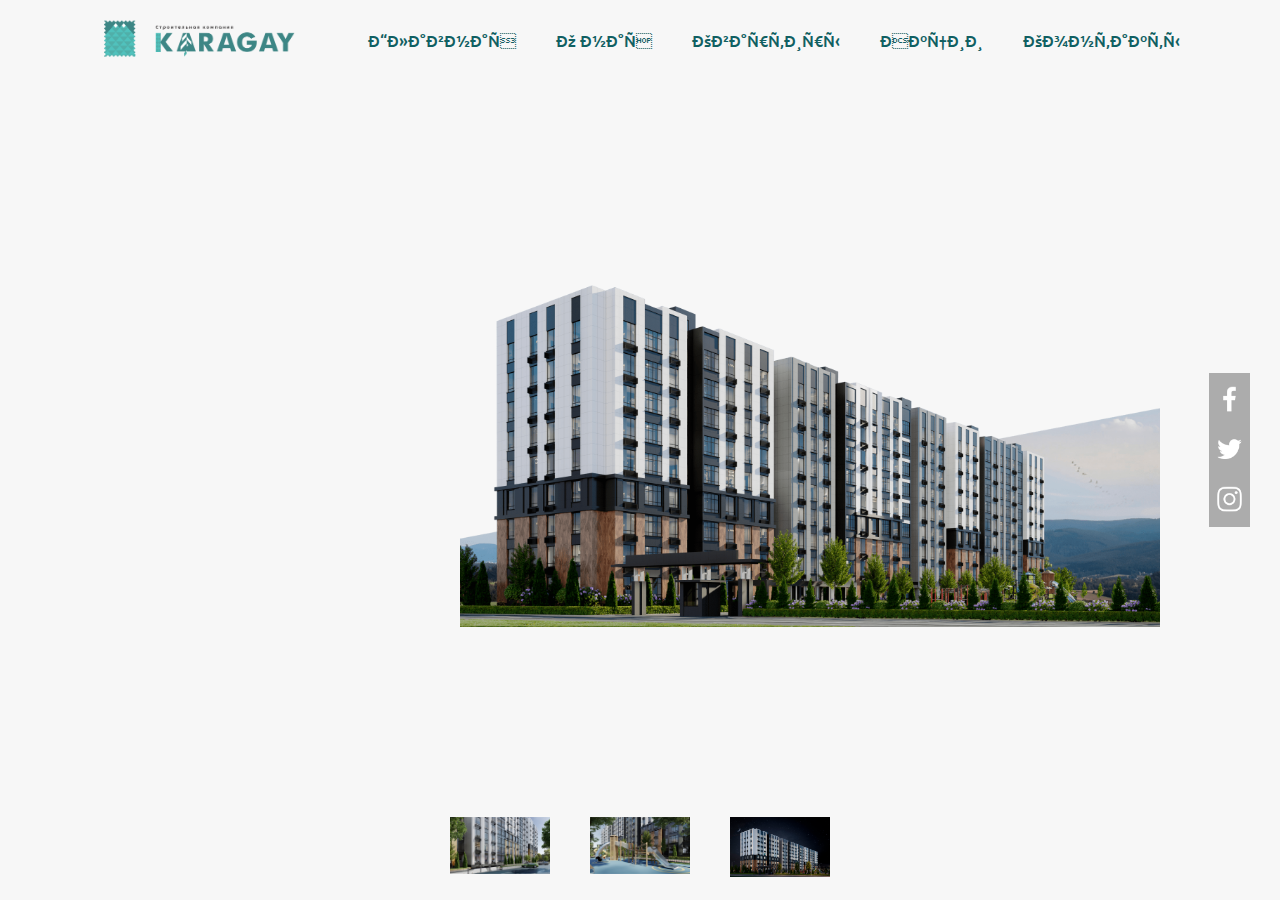
<file: ladin_Page/index.html>
<!DOCTYPE html>
<html lang="en">
    
<head>
        <!-- Meta Pixel Code -->
    <script>
      !(function (f, b, e, v, n, t, s) {
        if (f.fbq) return;
        n = f.fbq = function () {
          n.callMethod
            ? n.callMethod.apply(n, arguments)
            : n.queue.push(arguments);
        };
        if (!f._fbq) f._fbq = n;
        n.push = n;
        n.loaded = !0;
        n.version = "2.0";
        n.queue = [];
        t = b.createElement(e);
        t.async = !0;
        t.src = v;
        s = b.getElementsByTagName(e)[0];
        s.parentNode.insertBefore(t, s);
      })(
        window,
        document,
        "script",
        "https://connect.facebook.net/en_US/fbevents.js"
      );
      fbq("init", "491763406140597");
      fbq("track", "PageView");
    </script>
    <noscript
      ><img
        height="1"
        width="1"
        style="display: none"
        src="https://www.facebook.com/tr?id=491763406140597&ev=PageView&noscript=1"
    /></noscript>
    <!-- End Meta Pixel Code -->
  <meta charset="UTF-8">
  <meta http-equiv="X-UA-Compatible" content="IE=edge">
  <meta name="viewport" content="width=device-width, initial-scale=1.0">
  <title>KARA</title>
  <link rel="stylesheet" href="style.css">
</head>
<body>
  <section class="sec">
    <header>
      <a href="#"><img src="./logo.png" alt="" class="logo"></a>
      <div class="menu" onclick="togogo()"></div>
      <ul class="navigation">
        <li><a href="http://karagay.kg/index.html">Главная</a></li>
        <li><a href="http://karagay.kg/about.html">О нас</a></li>
        <li><a href="http://karagay.kg/Planirovca_B.php">Квартиры</a></li>
        <li><a href="#">Акции</a></li>
        <li><a href="http://karagay.kg/about.html">Контакты</a></li>
      </ul>
    </header>
    <div class="content">
      <div class="textbox">
            <div class="crm">
              <div class="crm__form">
                <script data-b24-form="inline/3/tuzgg2" data-skip-moving="true">
                  (function(w,d,u){
                  var s=d.createElement('script');s.async=true;s.src=u+'?'+(Date.now()/180000|0);
                  var h=d.getElementsByTagName('script')[0];h.parentNode.insertBefore(s,h);
                  })(window,document,'https://cdn-ru.bitrix24.ru/b22901886/crm/form/loader_3.js');
                  </script>
              </div>  
            </div>
      </div>
      <div class="imgbox">
        <img src="./header-3d-fon.png" alt="" class="phone">
      </div>
    </div>
    
    <ul class="tumb">
      <li><img src="./img_3.jpg" alt="" onclick="imgslider('./img_3.jpg'); bgcolor('#fffdd0')"></li>
      <li><img src="./img_5.jpg" alt="" onclick="imgslider('./img_5.jpg'); bgcolor('#fff5ee')"></li>
      <li><img src="./glavnoe_fon.jpg" alt="" onclick="imgslider('./glavnoe_fon.jpg'); bgcolor('#eeefef')"></li>
    </ul>
    <ul class="sci">
      <li><a href="#"><img src="facebook.png" alt=""></a></li>
      <li><a href="#"><img src="twitter.png" alt=""></a></li>
      <li><a href="#"><img src="instagram.png" alt=""></a></li>
    </ul>
  </section>

  <script src="script.js"></script>
</body>
</html>
</file>
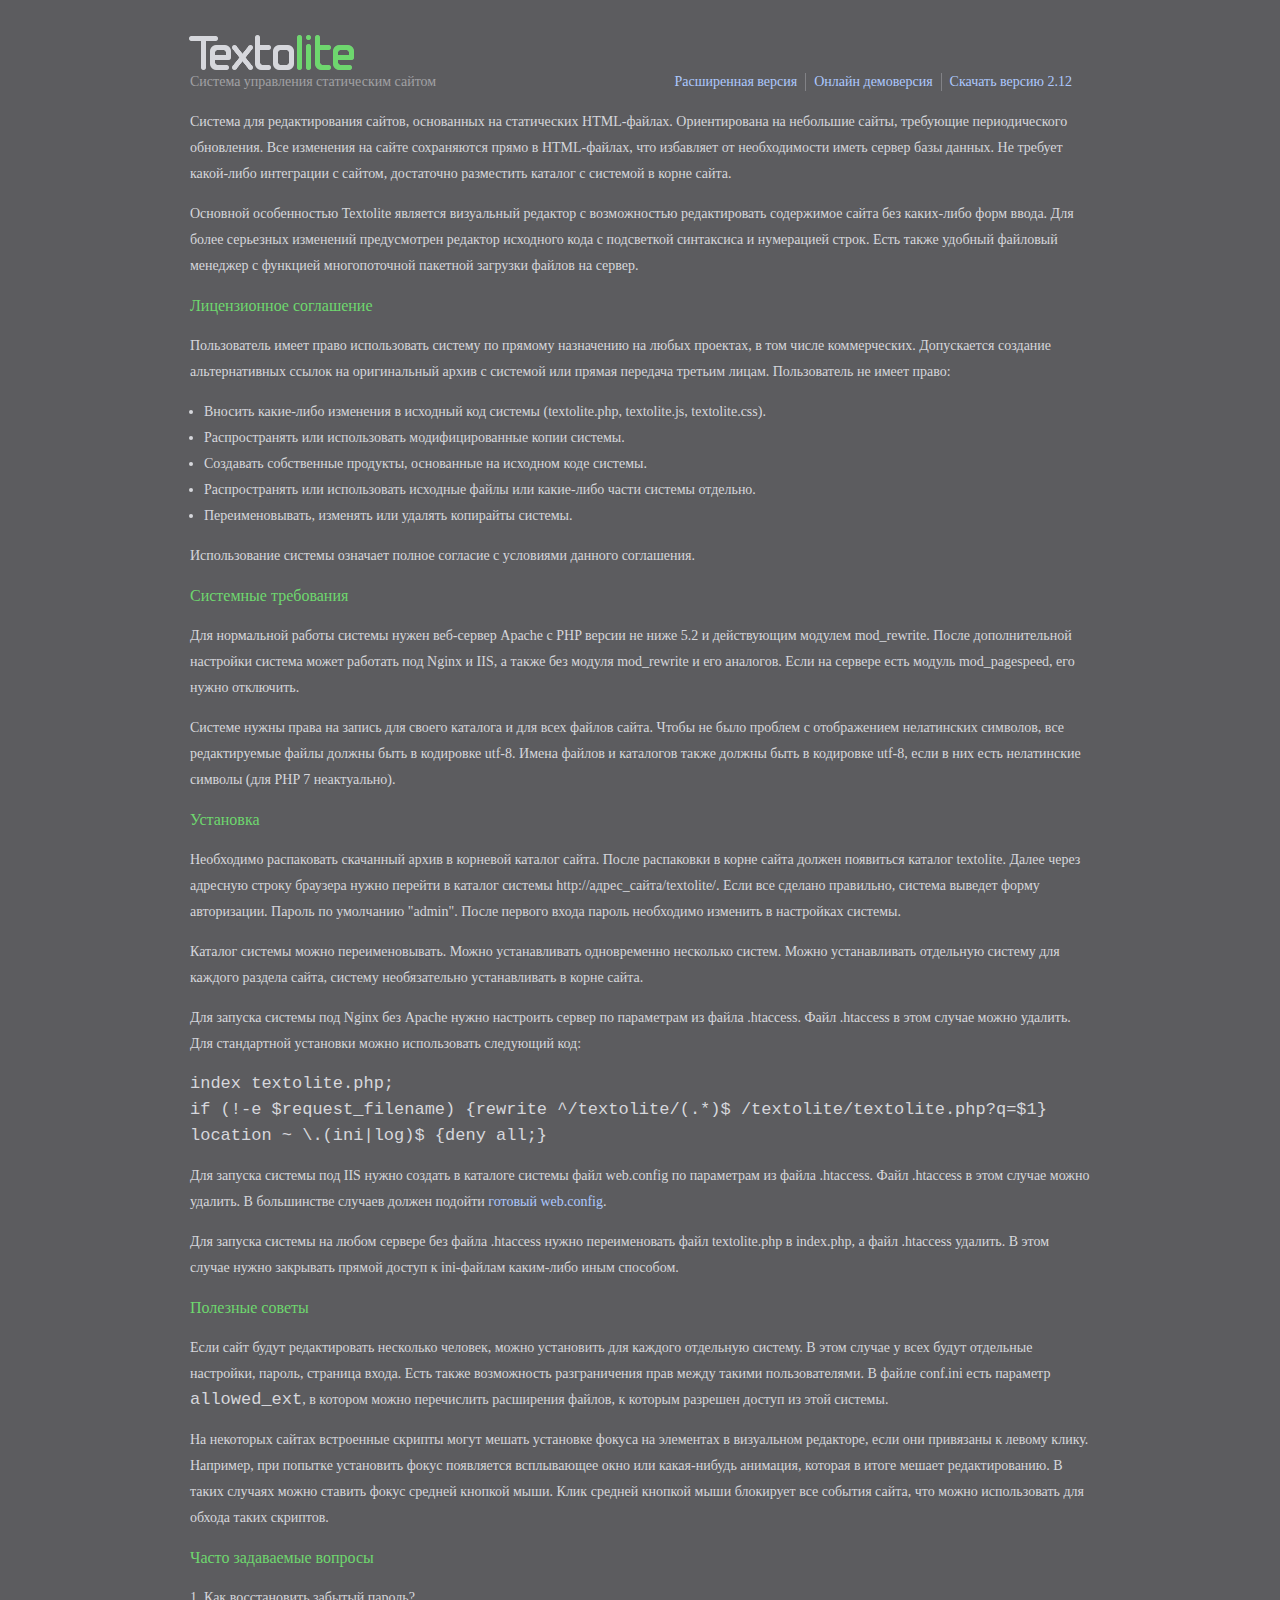
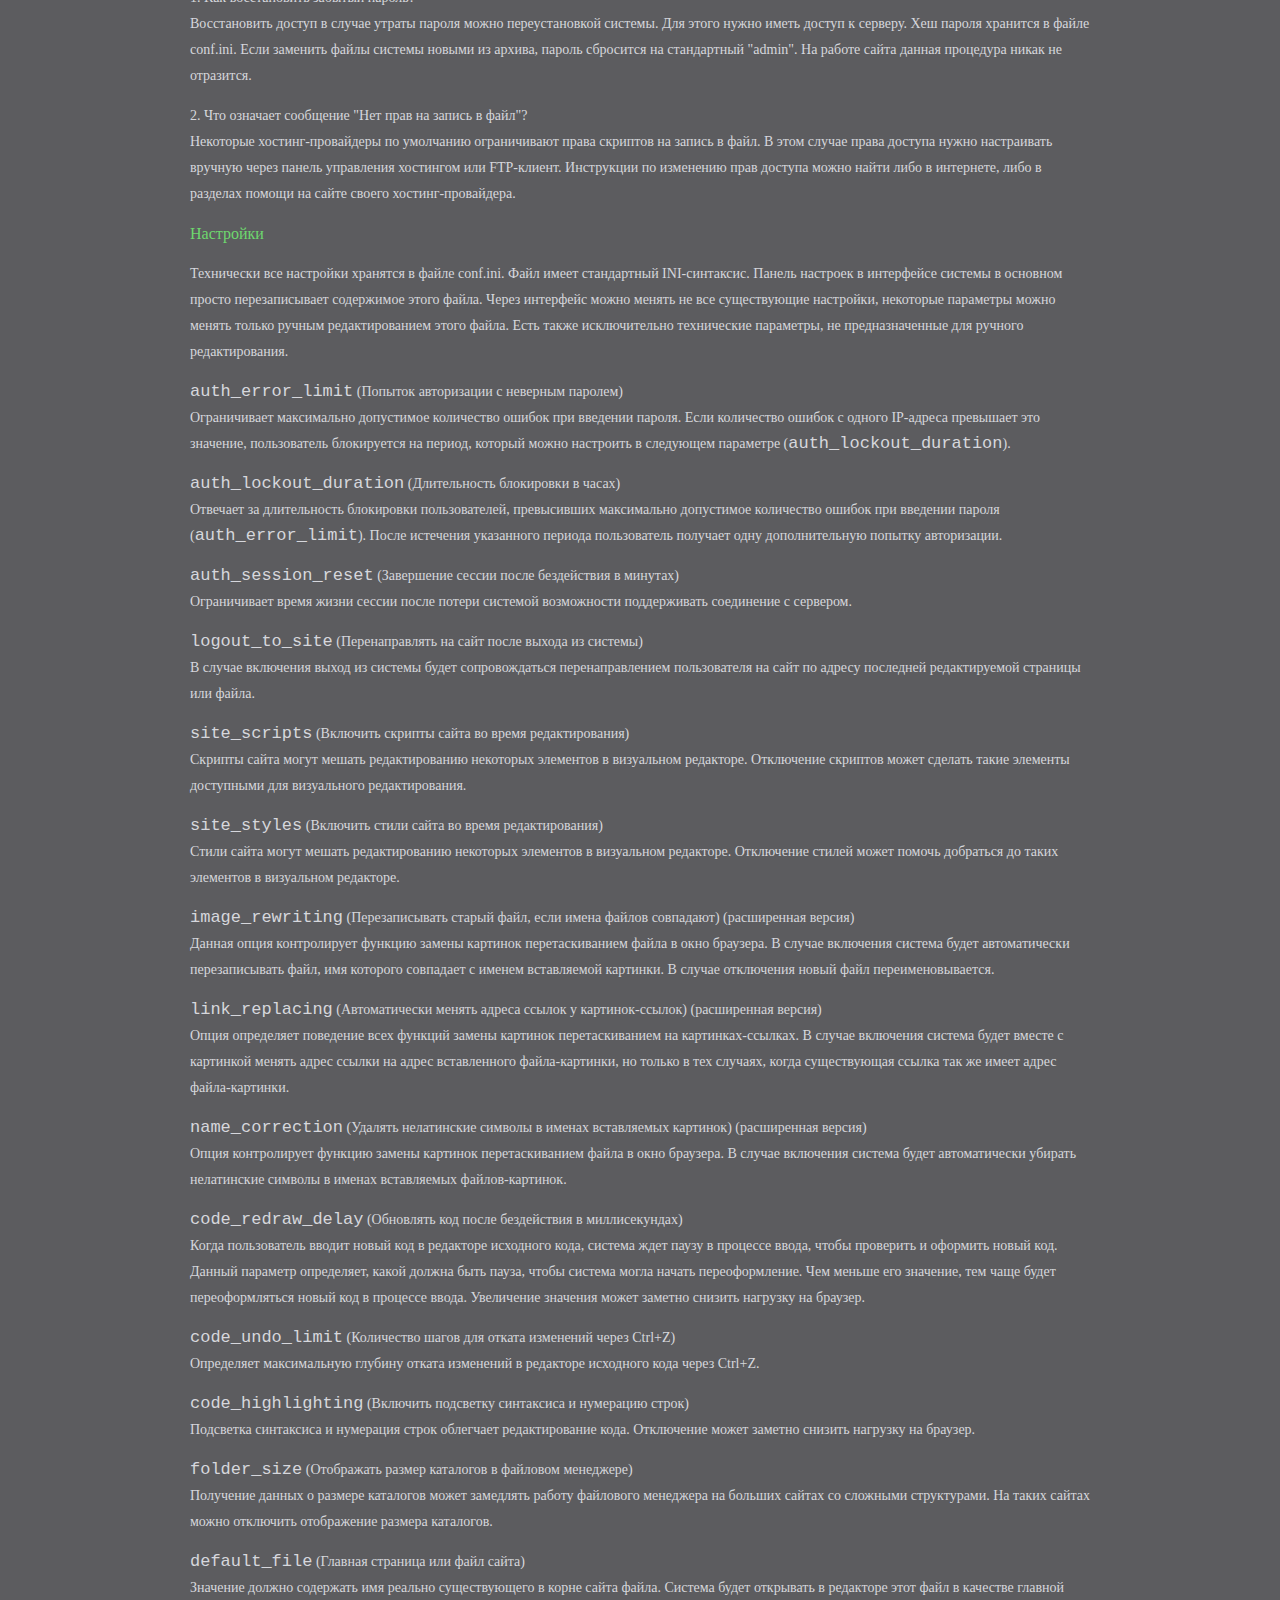
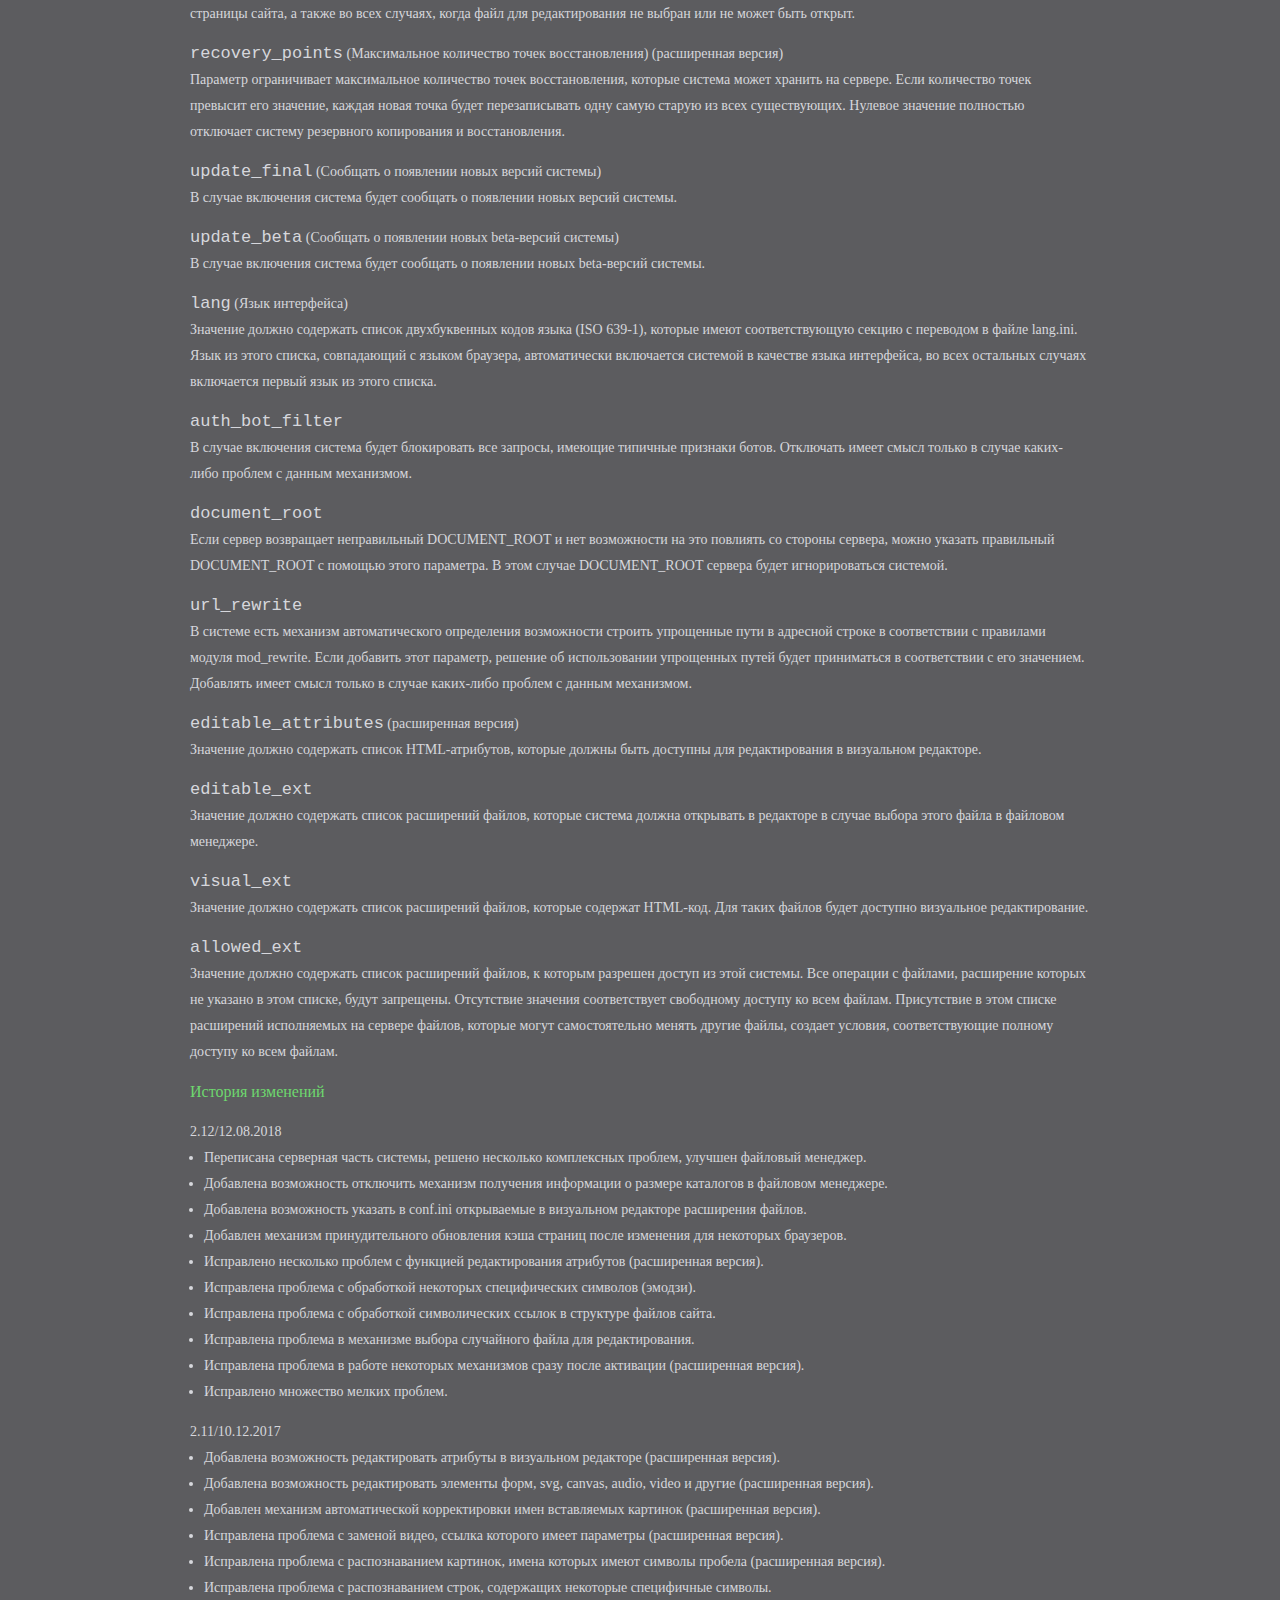
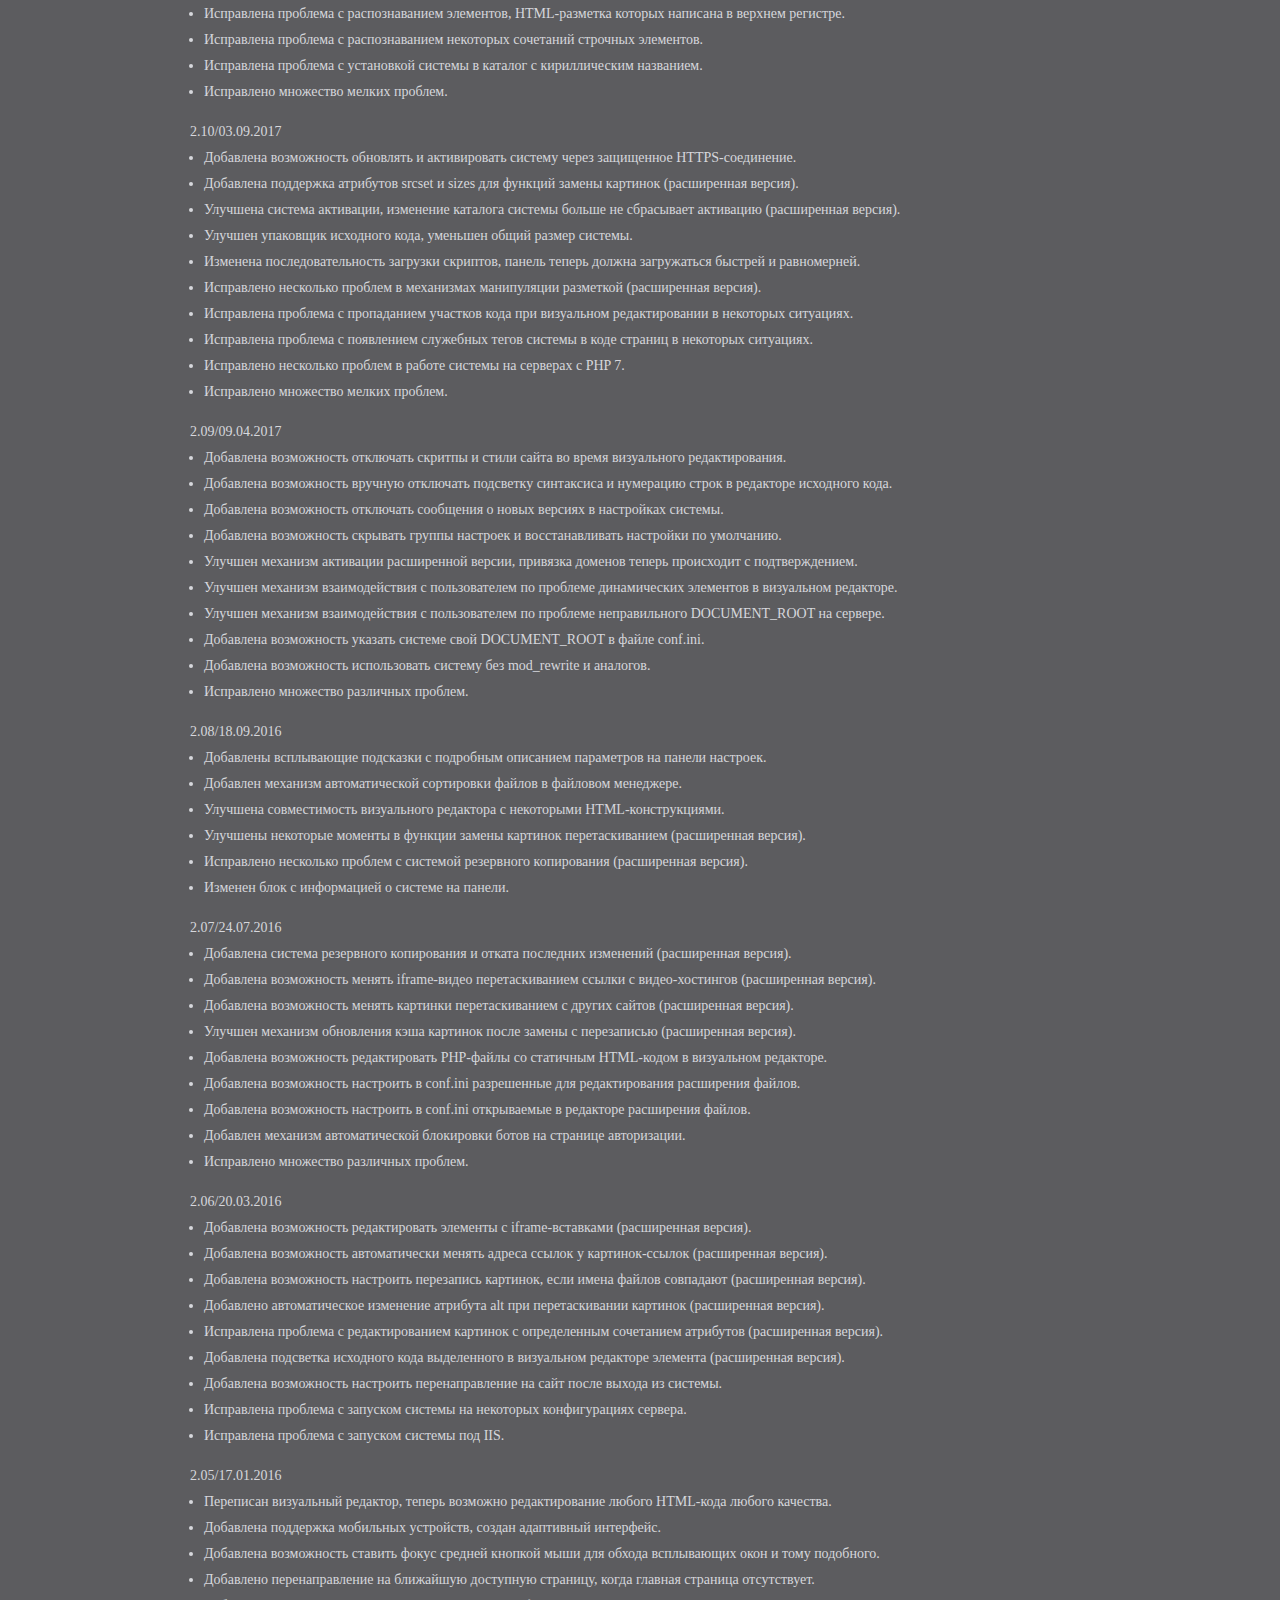
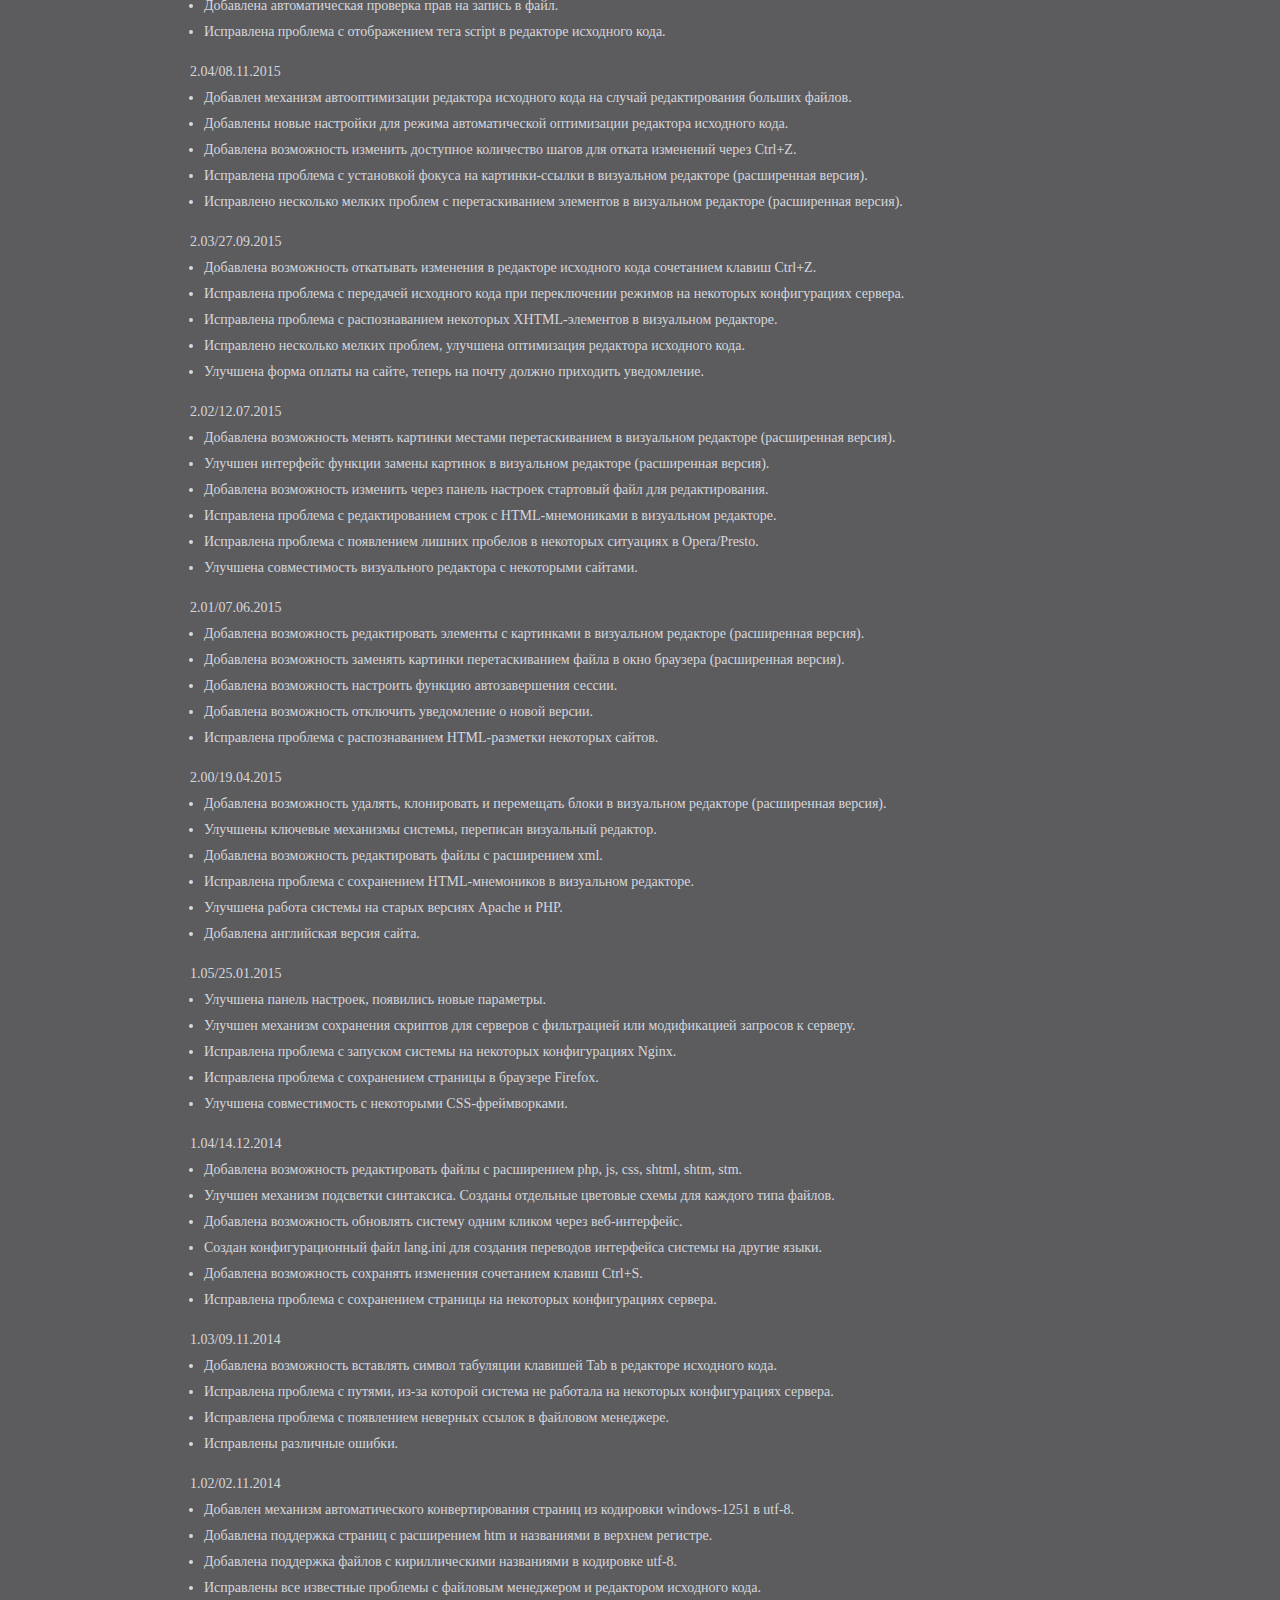
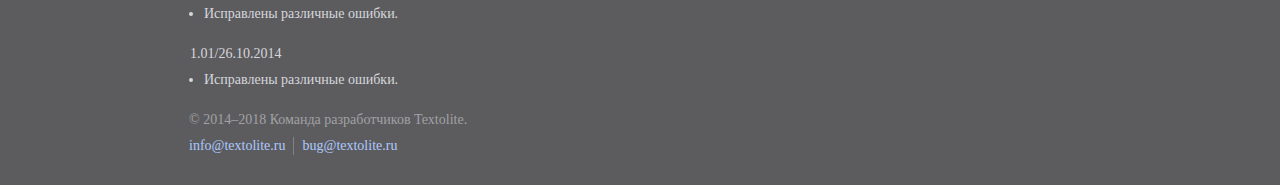
<file: readme.html>
<!doctype html><html lang="ru">
<head>

	<title>Textolite — система управления статическим сайтом</title>
	<meta charset="utf-8">
	<meta name="viewport" content="width=device-width,initial-scale=1">

	<style>

		*{margin:0; padding:0}
		ul{margin-left:14px}
		p,ul,dd,h2{margin-bottom:14px}
		a{color:#adc8fe; text-decoration:none}
		a:visited{color:#7f98cb}
		a:hover{color:#adc8fe; text-decoration:underline}
		a:active{color:#6ed76e}
		header,footer,main{display:block; clear:both}
		h1{margin:34px 0 -2px -2px; font-size:50px; font-weight:normal; letter-spacing:-3px; color:#d6d7dc}
		h2{font-size:16px; font-weight:normal; color:#6ed76e}
		html{font-size:14px; line-height:26px; font-family:Verdana; color:#d6d7dc; background-color:#5c5c5f}
		body{width:97%; min-width:320px; max-width:900px; margin:20px auto}
		footer{margin-left:-1px; color:#a1a1a4}
		header ul, footer ul{float:right; margin:4px 10px 18px 0; list-style-type:none}
		header li, footer li{float:left; padding:0 8px; border-left:1px solid #828286; line-height:18px}
		footer ul:last-child{float:none; height:28px; margin-top:-10px}
		li:first-child{padding-left:0; border:none}
		header p{float:left; color:#a1a1a4}
		code{font-size:17px; font-family:Courier New}
		@media(max-width:900px){header ul{clear:both; float:left}}

	</style>

</head>
<body>

	<header>

		<h1><img src="[data-uri]" alt="Textolite"></h1>
		<p>Система управления статическим сайтом</p>

		<ul>
		<li><a href="http://textolite.ru/extended/">Расширенная версия</a></li>
		<li><a href="http://textolite.ru/demo/textolite/">Онлайн демоверсия</a></li>
		<li><a href="http://textolite.ru/download/">Скачать версию 2.12</a></li>
		</ul>

	</header>

	<main>

		<p>Система для редактирования сайтов, основанных на статических HTML-файлах.
		Ориентирована на небольшие сайты, требующие периодического обновления.
		Все изменения на сайте сохраняются прямо в HTML-файлах, что избавляет от необходимости иметь сервер базы данных.
		Не требует какой-либо интеграции с сайтом, достаточно разместить каталог с системой в корне сайта.</p>

		<p>Основной особенностью Textolite является визуальный редактор с возможностью редактировать содержимое сайта
		без каких-либо форм ввода. Для более серьезных изменений предусмотрен редактор исходного кода
		с подсветкой синтаксиса и нумерацией строк. Есть также удобный файловый менеджер
		с функцией многопоточной пакетной загрузки файлов на сервер.</p>

		<h2>Лицензионное соглашение</h2>

		<p>Пользователь имеет право использовать систему по прямому назначению на любых проектах,
		в том числе коммерческих. Допускается создание альтернативных ссылок на оригинальный архив с системой
		или прямая передача третьим лицам. Пользователь не имеет право:</p>

		<ul>
		<li>Вносить какие-либо изменения в исходный код системы (textolite.php, textolite.js, textolite.css).</li>
		<li>Распространять или использовать модифицированные копии системы.</li>
		<li>Создавать собственные продукты, основанные на исходном коде системы.</li>
		<li>Распространять или использовать исходные файлы или какие-либо части системы отдельно.</li>
		<li>Переименовывать, изменять или удалять копирайты системы.</li>
		</ul>

		<p>Использование системы означает полное согласие с условиями данного соглашения.</p>

		<h2>Системные требования</h2>

		<p>Для нормальной работы системы нужен веб-сервер Apache с PHP версии не ниже 5.2 и действующим модулем mod_rewrite.
		После дополнительной настройки система может работать под Nginx и IIS,
		а также без модуля mod_rewrite и его аналогов. Если на сервере есть модуль mod_pagespeed, его нужно отключить.</p>

		<p>Системе нужны права на запись для своего каталога и для всех файлов сайта.
		Чтобы не было проблем с отображением нелатинских символов, все редактируемые файлы должны быть в кодировке utf-8.
		Имена файлов и каталогов также должны быть в кодировке utf-8, если в них есть нелатинские символы (для PHP 7 неактуально).</p>

		<h2>Установка</h2>

		<p>Необходимо распаковать скачанный архив в корневой каталог сайта.
		После распаковки в корне сайта должен появиться каталог textolite.
		Далее через адресную строку браузера нужно перейти в каталог системы http://адрес_сайта/textolite/.
		Если все сделано правильно, система выведет форму авторизации. Пароль по умолчанию "admin".
		После первого входа пароль необходимо изменить в настройках системы.</p>

		<p>Каталог системы можно переименовывать. Можно устанавливать одновременно несколько систем.
		Можно устанавливать отдельную систему для каждого раздела сайта, систему необязательно устанавливать в корне сайта.</p>

		<p>Для запуска системы под Nginx без Apache нужно настроить сервер по параметрам из файла .htaccess.
		Файл .htaccess в этом случае можно удалить. Для стандартной установки можно использовать следующий код:</p>

		<p><code>index textolite.php;<br>if (!-e $request_filename) {rewrite ^/textolite/(.*)$
		/textolite/textolite.php?q=$1}<br>location ~ \.(ini|log)$ {deny all;}</code></p>

		<p>Для запуска системы под IIS нужно создать в каталоге системы файл web.config по параметрам из файла .htaccess.
		Файл .htaccess в этом случае можно удалить. В большинстве случаев должен подойти
		<a href="http://textolite.ru/download/web.config">готовый web.config</a>.</p>

		<p>Для запуска системы на любом сервере без файла .htaccess нужно переименовать файл textolite.php в index.php,
		а файл .htaccess удалить. В этом случае нужно закрывать прямой доступ к ini-файлам каким-либо иным способом.</p>

		<h2>Полезные советы</h2>

		<p>Если сайт будут редактировать несколько человек, можно установить для каждого отдельную систему.
		В этом случае у всех будут отдельные настройки, пароль, страница входа.
		Есть также возможность разграничения прав между такими пользователями. В файле conf.ini есть параметр <code>allowed_ext</code>,
		в котором можно перечислить расширения файлов, к которым разрешен доступ из этой системы.</p>

		<p>На некоторых сайтах встроенные скрипты могут мешать установке фокуса на элементах в визуальном редакторе,
		если они привязаны к левому клику. Например, при попытке установить фокус появляется всплывающее окно
		или какая-нибудь анимация, которая в итоге мешает редактированию. В таких случаях можно ставить фокус средней кнопкой мыши.
		Клик средней кнопкой мыши блокирует все события сайта, что можно использовать для обхода таких скриптов.</p>

		<h2>Часто задаваемые вопросы</h2>

		<dl>
		<dt>1. Как восстановить забытый пароль?</dt>
		<dd>Восстановить доступ в случае утраты пароля можно переустановкой системы. Для этого нужно иметь доступ к серверу.
		Хеш пароля хранится в файле conf.ini. Если заменить файлы системы новыми из архива, пароль сбросится на стандартный "admin".
		На работе сайта данная процедура никак не отразится.<dd>

		<dt>2. Что означает сообщение "Нет прав на запись в файл"?</dt>
		<dd>Некоторые хостинг-провайдеры по умолчанию ограничивают права скриптов на запись в файл.
		В этом случае права доступа нужно настраивать вручную через панель управления хостингом или FTP-клиент.
		Инструкции по изменению прав доступа можно найти либо в интернете, либо в разделах помощи на сайте своего хостинг-провайдера.<dd>
		</dl>

		<h2>Настройки</h2>

		<p>Технически все настройки хранятся в файле conf.ini. Файл имеет стандартный INI-синтаксис.
		Панель настроек в интерфейсе системы в основном просто перезаписывает содержимое этого файла.
		Через интерфейс можно менять не все существующие настройки, некоторые параметры можно менять только ручным редактированием этого файла.
		Есть также исключительно технические параметры, не предназначенные для ручного редактирования.</p>

		<dl>
		<dt><code>auth_error_limit</code> (Попыток авторизации с неверным паролем)</dt>
		<dd>Ограничивает максимально допустимое количество ошибок при введении пароля.
		Если количество ошибок с одного IP-адреса превышает это значение,
		пользователь блокируется на период, который можно настроить в следующем параметре (<code>auth_lockout_duration</code>).</dd>

		<dt><code>auth_lockout_duration</code> (Длительность блокировки в часах)</dt>
		<dd>Отвечает за длительность блокировки пользователей,
		превысивших максимально допустимое количество ошибок при введении пароля (<code>auth_error_limit</code>).
		После истечения указанного периода пользователь получает одну дополнительную попытку авторизации.</dd>

		<dt><code>auth_session_reset</code> (Завершение сессии после бездействия в минутах)</dt>
		<dd>Ограничивает время жизни сессии после потери системой возможности поддерживать соединение с сервером.</dd>

		<dt><code>logout_to_site</code> (Перенаправлять на сайт после выхода из системы)</dt>
		<dd>В случае включения выход из системы будет сопровождаться перенаправлением пользователя
		на сайт по адресу последней редактируемой страницы или файла.</dd>

		<dt><code>site_scripts</code> (Включить скрипты сайта во время редактирования)</dt>
		<dd>Скрипты сайта могут мешать редактированию некоторых элементов в визуальном редакторе.
		Отключение скриптов может сделать такие элементы доступными для визуального редактирования.</dd>

		<dt><code>site_styles</code> (Включить стили сайта во время редактирования)</dt>
		<dd>Стили сайта могут мешать редактированию некоторых элементов в визуальном редакторе.
		Отключение стилей может помочь добраться до таких элементов в визуальном редакторе.</dd>

		<dt><code>image_rewriting</code> (Перезаписывать старый файл, если имена файлов совпадают) (расширенная версия)</dt>
		<dd>Данная опция контролирует функцию замены картинок перетаскиванием файла в окно браузера.
		В случае включения система будет автоматически перезаписывать файл,
		имя которого совпадает с именем вставляемой картинки. В случае отключения новый файл переименовывается.</dd>

		<dt><code>link_replacing</code> (Автоматически менять адреса ссылок у картинок-ссылок) (расширенная версия)</dt>
		<dd>Опция определяет поведение всех функций замены картинок перетаскиванием на картинках-ссылках.
		В случае включения система будет вместе с картинкой менять адрес ссылки на адрес вставленного файла-картинки,
		но только в тех случаях, когда существующая ссылка так же имеет адрес файла-картинки.</dd>

		<dt><code>name_correction</code> (Удалять нелатинские символы в именах вставляемых картинок) (расширенная версия)</dt>
		<dd>Опция контролирует функцию замены картинок перетаскиванием файла в окно браузера.
		В случае включения система будет автоматически убирать нелатинские символы в именах вставляемых файлов-картинок.</dd>

		<dt><code>code_redraw_delay</code> (Обновлять код после бездействия в миллисекундах)</dt>
		<dd>Когда пользователь вводит новый код в редакторе исходного кода, система ждет паузу в процессе ввода,
		чтобы проверить и оформить новый код. Данный параметр определяет, какой должна быть пауза,
		чтобы система могла начать переоформление. Чем меньше его значение, тем чаще будет переоформляться новый код в процессе ввода.
		Увеличение значения может заметно снизить нагрузку на браузер.</dd>

		<dt><code>code_undo_limit</code> (Количество шагов для отката изменений через Ctrl+Z)</dt>
		<dd>Определяет максимальную глубину отката изменений в редакторе исходного кода через Ctrl+Z.</dd>

		<dt><code>code_highlighting</code> (Включить подсветку синтаксиса и нумерацию строк)</dt>
		<dd>Подсветка синтаксиса и нумерация строк облегчает редактирование кода.
		Отключение может заметно снизить нагрузку на браузер.</dd>

		<dt><code>folder_size</code> (Отображать размер каталогов в файловом менеджере)</dt>
		<dd>Получение данных о размере каталогов может замедлять работу файлового менеджера на больших сайтах со сложными структурами.
		На таких сайтах можно отключить отображение размера каталогов.</dd>

		<dt><code>default_file</code> (Главная страница или файл сайта)</dt>
		<dd>Значение должно содержать имя реально существующего в корне сайта файла.
		Система будет открывать в редакторе этот файл в качестве главной страницы сайта,
		а также во всех случаях, когда файл для редактирования не выбран или не может быть открыт.</dd>

		<dt><code>recovery_points</code> (Максимальное количество точек восстановления) (расширенная версия)</dt>
		<dd>Параметр ограничивает максимальное количество точек восстановления, которые система может хранить на сервере.
		Если количество точек превысит его значение, каждая новая точка будет перезаписывать одну самую старую из всех существующих.
		Нулевое значение полностью отключает систему резервного копирования и восстановления.</dd>

		<dt><code>update_final</code> (Сообщать о появлении новых версий системы)</dt>
		<dd>В случае включения система будет сообщать о появлении новых версий системы.</dd>

		<dt><code>update_beta</code> (Сообщать о появлении новых beta-версий системы)</dt>
		<dd>В случае включения система будет сообщать о появлении новых beta-версий системы.</dd>

		<dt><code>lang</code> (Язык интерфейса)</dt>
		<dd>Значение должно содержать список двухбуквенных кодов языка (ISO 639-1),
		которые имеют соответствующую секцию с переводом в файле lang.ini.
		Язык из этого списка, совпадающий с языком браузера, автоматически включается системой в качестве языка интерфейса,
		во всех остальных случаях включается первый язык из этого списка.</dd>

		<dt><code>auth_bot_filter</code></dt>
		<dd>В случае включения система будет блокировать все запросы, имеющие типичные признаки ботов.
		Отключать имеет смысл только в случае каких-либо проблем с данным механизмом.</dd>

		<dt><code>document_root</code></dt>
		<dd>Если сервер возвращает неправильный DOCUMENT_ROOT и нет возможности на это повлиять со стороны сервера,
		можно указать правильный DOCUMENT_ROOT с помощью этого параметра.
		В этом случае DOCUMENT_ROOT сервера будет игнорироваться системой.</dd>

		<dt><code>url_rewrite</code></dt>
		<dd>В системе есть механизм автоматического определения возможности строить упрощенные пути в адресной строке
		в соответствии с правилами модуля mod_rewrite. Если добавить этот параметр,
		решение об использовании упрощенных путей будет приниматься в соответствии с его значением.
		Добавлять имеет смысл только в случае каких-либо проблем с данным механизмом.</dd>

		<dt><code>editable_attributes</code> (расширенная версия)</dt>
		<dd>Значение должно содержать список HTML-атрибутов, которые должны быть доступны для редактирования в визуальном редакторе.</dd>

		<dt><code>editable_ext</code></dt>
		<dd>Значение должно содержать список расширений файлов, которые система должна открывать в редакторе
		в случае выбора этого файла в файловом менеджере.</dd>

		<dt><code>visual_ext</code></dt>
		<dd>Значение должно содержать список расширений файлов, которые содержат HTML-код.
		Для таких файлов будет доступно визуальное редактирование.</dd>

		<dt><code>allowed_ext</code></dt>
		<dd>Значение должно содержать список расширений файлов, к которым разрешен доступ из этой системы.
		Все операции с файлами, расширение которых не указано в этом списке, будут запрещены.
		Отсутствие значения соответствует свободному доступу ко всем файлам.
		Присутствие в этом списке расширений исполняемых на сервере файлов,
		которые могут самостоятельно менять другие файлы, создает условия,
		соответствующие полному доступу ко всем файлам.</dd>
		</dl>

		<h2>История изменений</h2>

		<dl>
		<dt>2.12/12.08.2018</dt>
		<dd>

			<ul>
			<li>Переписана серверная часть системы, решено несколько комплексных проблем, улучшен файловый менеджер.</li>
			<li>Добавлена возможность отключить механизм получения информации о размере каталогов в файловом менеджере.</li>
			<li>Добавлена возможность указать в conf.ini открываемые в визуальном редакторе расширения файлов.</li>
			<li>Добавлен механизм принудительного обновления кэша страниц после изменения для некоторых браузеров.</li>
			<li>Исправлено несколько проблем с функцией редактирования атрибутов (расширенная версия).</li>
			<li>Исправлена проблема с обработкой некоторых специфических символов (эмодзи).</li>
			<li>Исправлена проблема с обработкой символических ссылок в структуре файлов сайта.</li>
			<li>Исправлена проблема в механизме выбора случайного файла для редактирования.</li>
			<li>Исправлена проблема в работе некоторых механизмов сразу после активации (расширенная версия).</li>
			<li>Исправлено множество мелких проблем.</li>
			</ul>

		</dd>
		<dt>2.11/10.12.2017</dt>
		<dd>

			<ul>
			<li>Добавлена возможность редактировать атрибуты в визуальном редакторе (расширенная версия).</li>
			<li>Добавлена возможность редактировать элементы форм, svg, canvas, audio, video и другие (расширенная версия).</li>
			<li>Добавлен механизм автоматической корректировки имен вставляемых картинок (расширенная версия).</li>
			<li>Исправлена проблема с заменой видео, ссылка которого имеет параметры (расширенная версия).</li>
			<li>Исправлена проблема с распознаванием картинок, имена которых имеют символы пробела (расширенная версия).</li>
			<li>Исправлена проблема с распознаванием строк, содержащих некоторые специфичные символы.</li>
			<li>Исправлена проблема с распознаванием элементов, HTML-разметка которых написана в верхнем регистре.</li>
			<li>Исправлена проблема с распознаванием некоторых сочетаний строчных элементов.</li>
			<li>Исправлена проблема с установкой системы в каталог с кириллическим названием.</li>
			<li>Исправлено множество мелких проблем.</li>
			</ul>

		</dd>
		<dt>2.10/03.09.2017</dt>
		<dd>

			<ul>
			<li>Добавлена возможность обновлять и активировать систему через защищенное HTTPS-соединение.</li>
			<li>Добавлена поддержка атрибутов srcset и sizes для функций замены картинок (расширенная версия).</li>
			<li>Улучшена система активации, изменение каталога системы больше не сбрасывает активацию (расширенная версия).</li>
			<li>Улучшен упаковщик исходного кода, уменьшен общий размер системы.</li>
			<li>Изменена последовательность загрузки скриптов, панель теперь должна загружаться быстрей и равномерней.</li>
			<li>Исправлено несколько проблем в механизмах манипуляции разметкой (расширенная версия).</li>
			<li>Исправлена проблема с пропаданием участков кода при визуальном редактировании в некоторых ситуациях.</li>
			<li>Исправлена проблема с появлением служебных тегов системы в коде страниц в некоторых ситуациях.</li>
			<li>Исправлено несколько проблем в работе системы на серверах с PHP 7.</li>
			<li>Исправлено множество мелких проблем.</li>
			</ul>

		</dd>
		<dt>2.09/09.04.2017</dt>
		<dd>

			<ul>
			<li>Добавлена возможность отключать скритпы и стили сайта во время визуального редактирования.</li>
			<li>Добавлена возможность вручную отключать подсветку синтаксиса и нумерацию строк в редакторе исходного кода.</li>
			<li>Добавлена возможность отключать сообщения о новых версиях в настройках системы.</li>
			<li>Добавлена возможность скрывать группы настроек и восстанавливать настройки по умолчанию.</li>
			<li>Улучшен механизм активации расширенной версии, привязка доменов теперь происходит с подтверждением.</li>
			<li>Улучшен механизм взаимодействия с пользователем по проблеме динамических элементов в визуальном редакторе.</li>
			<li>Улучшен механизм взаимодействия с пользователем по проблеме неправильного DOCUMENT_ROOT на сервере.</li>
			<li>Добавлена возможность указать системе свой DOCUMENT_ROOT в файле conf.ini.</li>
			<li>Добавлена возможность использовать систему без mod_rewrite и аналогов.</li>
			<li>Исправлено множество различных проблем.</li>
			</ul>

		</dd>
		<dt>2.08/18.09.2016</dt>
		<dd>

			<ul>
			<li>Добавлены всплывающие подсказки с подробным описанием параметров на панели настроек.</li>
			<li>Добавлен механизм автоматической сортировки файлов в файловом менеджере.</li>
			<li>Улучшена совместимость визуального редактора с некоторыми HTML-конструкциями.</li>
			<li>Улучшены некоторые моменты в функции замены картинок перетаскиванием (расширенная версия).</li>
			<li>Исправлено несколько проблем с системой резервного копирования (расширенная версия).</li>
			<li>Изменен блок с информацией о системе на панели.</li>
			</ul>

		</dd>
		<dt>2.07/24.07.2016</dt>
		<dd>

			<ul>
			<li>Добавлена система резервного копирования и отката последних изменений (расширенная версия).</li>
			<li>Добавлена возможность менять iframe-видео перетаскиванием ссылки с видео-хостингов (расширенная версия).</li>
			<li>Добавлена возможность менять картинки перетаскиванием с других сайтов (расширенная версия).</li>
			<li>Улучшен механизм обновления кэша картинок после замены с перезаписью (расширенная версия).</li>
			<li>Добавлена возможность редактировать PHP-файлы со статичным HTML-кодом в визуальном редакторе.</li>
			<li>Добавлена возможность настроить в conf.ini разрешенные для редактирования расширения файлов.</li>
			<li>Добавлена возможность настроить в conf.ini открываемые в редакторе расширения файлов.</li>
			<li>Добавлен механизм автоматической блокировки ботов на странице авторизации.</li>
			<li>Исправлено множество различных проблем.</li>
			</ul>

		</dd>
		<dt>2.06/20.03.2016</dt>
		<dd>

			<ul>
			<li>Добавлена возможность редактировать элементы c iframe-вставками (расширенная версия).</li>
			<li>Добавлена возможность автоматически менять адреса ссылок у картинок-ссылок (расширенная версия).</li>
			<li>Добавлена возможность настроить перезапись картинок, если имена файлов совпадают (расширенная версия).</li>
			<li>Добавлено автоматическое изменение атрибута alt при перетаскивании картинок (расширенная версия).</li>
			<li>Исправлена проблема с редактированием картинок с определенным сочетанием атрибутов (расширенная версия).</li>
			<li>Добавлена подсветка исходного кода выделенного в визуальном редакторе элемента (расширенная версия).</li>
			<li>Добавлена возможность настроить перенаправление на сайт после выхода из системы.</li>
			<li>Исправлена проблема с запуском системы на некоторых конфигурациях сервера.</li>
			<li>Исправлена проблема с запуском системы под IIS.</li>
			</ul>

		</dd>
		<dt>2.05/17.01.2016</dt>
		<dd>

			<ul>
			<li>Переписан визуальный редактор, теперь возможно редактирование любого HTML-кода любого качества.</li>
			<li>Добавлена поддержка мобильных устройств, создан адаптивный интерфейс.</li>
			<li>Добавлена возможность ставить фокус средней кнопкой мыши для обхода всплывающих окон и тому подобного.</li>
			<li>Добавлено перенаправление на ближайшую доступную страницу, когда главная страница отсутствует.</li>
			<li>Добавлена автоматическая проверка прав на запись в файл.</li>
			<li>Исправлена проблема с отображением тега script в редакторе исходного кода.</li>
			</ul>

		</dd>
		<dt>2.04/08.11.2015</dt>
		<dd>

			<ul>
			<li>Добавлен механизм автооптимизации редактора исходного кода на случай редактирования больших файлов.</li>
			<li>Добавлены новые настройки для режима автоматической оптимизации редактора исходного кода.</li>
			<li>Добавлена возможность изменить доступное количество шагов для отката изменений через Ctrl+Z.</li>
			<li>Исправлена проблема с установкой фокуса на картинки-ссылки в визуальном редакторе (расширенная версия).</li>
			<li>Исправлено несколько мелких проблем с перетаскиванием элементов в визуальном редакторе (расширенная версия).</li>
			</ul>

		</dd>
		<dt>2.03/27.09.2015</dt>
		<dd>

			<ul>
			<li>Добавлена возможность откатывать изменения в редакторе исходного кода сочетанием клавиш Ctrl+Z.</li>
			<li>Исправлена проблема с передачей исходного кода при переключении режимов на некоторых конфигурациях сервера.</li>
			<li>Исправлена проблема с распознаванием некоторых XHTML-элементов в визуальном редакторе.</li>
			<li>Исправлено несколько мелких проблем, улучшена оптимизация редактора исходного кода.</li>
			<li>Улучшена форма оплаты на сайте, теперь на почту должно приходить уведомление.</li>
			</ul>

		</dd>
		<dt>2.02/12.07.2015</dt>
		<dd>

			<ul>
			<li>Добавлена возможность менять картинки местами перетаскиванием в визуальном редакторе (расширенная версия).</li>
			<li>Улучшен интерфейс функции замены картинок в визуальном редакторе (расширенная версия).</li>
			<li>Добавлена возможность изменить через панель настроек стартовый файл для редактирования.</li>
			<li>Исправлена проблема с редактированием строк с HTML-мнемониками в визуальном редакторе.</li>
			<li>Исправлена проблема с появлением лишних пробелов в некоторых ситуациях в Opera/Presto.</li>
			<li>Улучшена совместимость визуального редактора с некоторыми сайтами.</li>
			</ul>

		</dd>
		<dt>2.01/07.06.2015</dt>
		<dd>

			<ul>
			<li>Добавлена возможность редактировать элементы с картинками в визуальном редакторе (расширенная версия).</li>
			<li>Добавлена возможность заменять картинки перетаскиванием файла в окно браузера (расширенная версия).</li>
			<li>Добавлена возможность настроить функцию автозавершения сессии.</li>
			<li>Добавлена возможность отключить уведомление о новой версии.</li>
			<li>Исправлена проблема с распознаванием HTML-разметки некоторых сайтов.</li>
			</ul>

		</dd>
		<dt>2.00/19.04.2015</dt>
		<dd>

			<ul>
			<li>Добавлена возможность удалять, клонировать и перемещать блоки в визуальном редакторе (расширенная версия).</li>
			<li>Улучшены ключевые механизмы системы, переписан визуальный редактор.</li>
			<li>Добавлена возможность редактировать файлы с расширением xml.</li>
			<li>Исправлена проблема с сохранением HTML-мнемоников в визуальном редакторе.</li>
			<li>Улучшена работа системы на старых версиях Apache и PHP.</li>
			<li>Добавлена английская версия сайта.</li>
			</ul>

		</dd>
		<dt>1.05/25.01.2015</dt>
		<dd>

			<ul>
			<li>Улучшена панель настроек, появились новые параметры.</li>
			<li>Улучшен механизм сохранения скриптов для серверов с фильтрацией или модификацией запросов к серверу.</li>
			<li>Исправлена проблема с запуском системы на некоторых конфигурациях Nginx.</li>
			<li>Исправлена проблема с сохранением страницы в браузере Firefox.</li>
			<li>Улучшена совместимость с некоторыми CSS-фреймворками.</li>
			</ul>

		</dd>
		<dt>1.04/14.12.2014</dt>
		<dd>

			<ul>
			<li>Добавлена возможность редактировать файлы с расширением php, js, css, shtml, shtm, stm.</li>
			<li>Улучшен механизм подсветки синтаксиса. Созданы отдельные цветовые схемы для каждого типа файлов.</li>
			<li>Добавлена возможность обновлять систему одним кликом через веб-интерфейс.</li>
			<li>Создан конфигурационный файл lang.ini для создания переводов интерфейса системы на другие языки.</li>
			<li>Добавлена возможность сохранять изменения сочетанием клавиш Ctrl+S.</li>
			<li>Исправлена проблема с сохранением страницы на некоторых конфигурациях сервера.</li>
			</ul>

		</dd>
		<dt>1.03/09.11.2014</dt>
		<dd>

			<ul>
			<li>Добавлена возможность вставлять символ табуляции клавишей Tab в редакторе исходного кода.</li>
			<li>Исправлена проблема с путями, из-за которой система не работала на некоторых конфигурациях сервера.</li>
			<li>Исправлена проблема с появлением неверных ссылок в файловом менеджере.</li>
			<li>Исправлены различные ошибки.</li>
			</ul>

		</dd>
		<dt>1.02/02.11.2014</dt>
		<dd>

			<ul>
			<li>Добавлен механизм автоматического конвертирования страниц из кодировки windows-1251 в utf-8.</li>
			<li>Добавлена поддержка страниц с расширением htm и названиями в верхнем регистре.</li>
			<li>Добавлена поддержка файлов с кириллическими названиями в кодировке utf-8.</li>
			<li>Исправлены все известные проблемы с файловым менеджером и редактором исходного кода.</li>
			<li>Исправлены различные ошибки.</li>
			</ul>

		</dd>
		<dt>1.01/26.10.2014</dt>
		<dd>

			<ul>
			<li>Исправлены различные ошибки.</li>
			</ul>

		</dd>
		</dl>

	</main>

	<footer>

		<p>&copy; 2014–2018 Команда разработчиков Textolite.</p>

		<ul>
		<li>info[аt]textolite[dоt]ru</li>
		<li>bug[аt]textolite[dоt]ru</li>
		</ul>

	</footer>

	<script>var u=document.querySelector('footer p+ul');
	u.innerHTML=u.innerHTML.replace(/(\w+)\[аt\](\w+)\[dоt\](\w+)/g,'<a href="mailto:$1@$2\.$3">$1@$2\.$3</a>')</script>

</body>
</html>
</file>
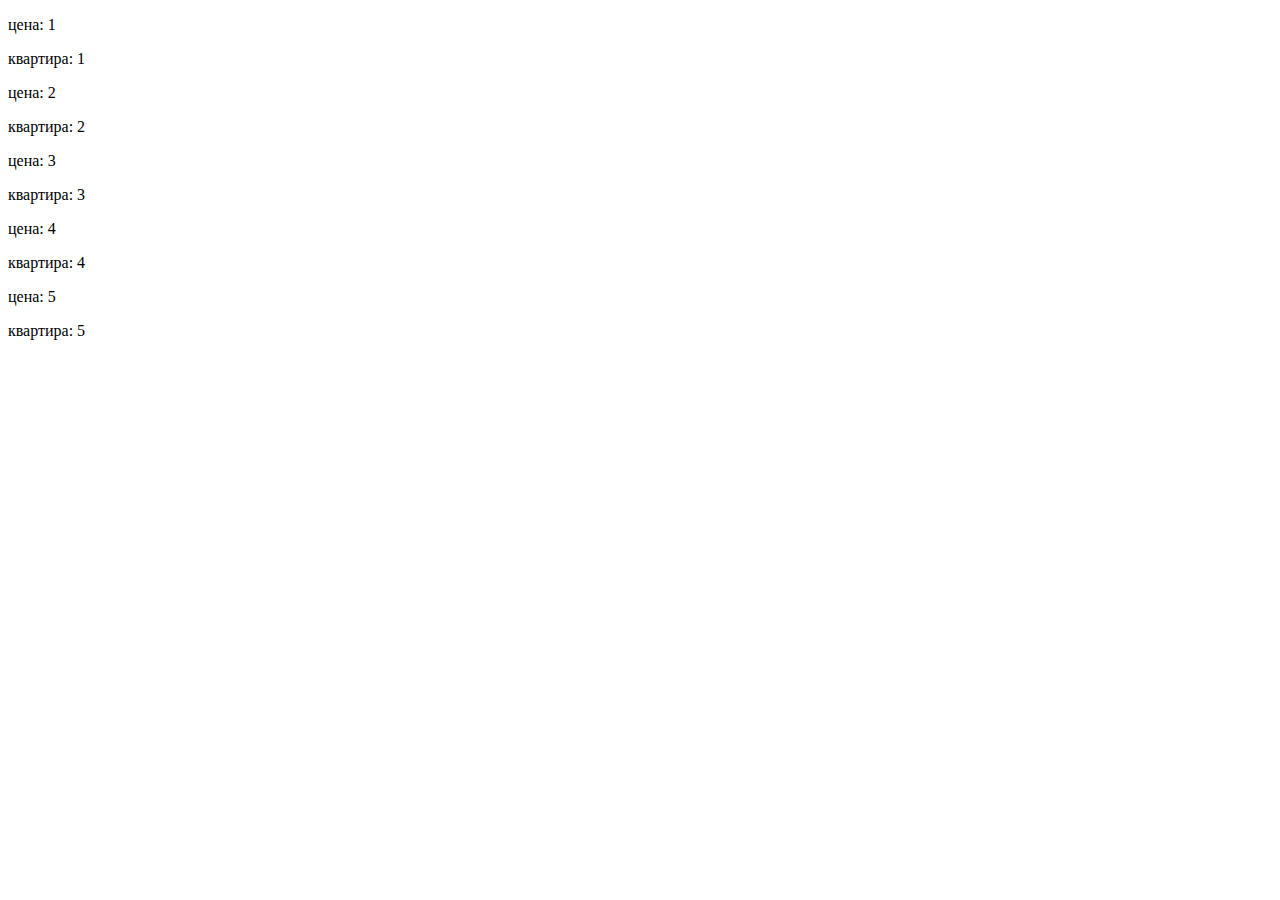
<file: project/html.html>
<!DOCTYPE html>
<html lang="en">
<head>
    <meta charset="UTF-8">
    <meta http-equiv="X-UA-Compatible" content="IE=edge">
    <meta name="viewport" content="width=device-width, initial-scale=1.0">
    <title>Document</title>
</head>
<body>
    
    <div class="main">

    </div>

    <script>

        let main =document.querySelector('.main')
        let lol = [
            {pr:1, kv:1},
            {pr:2, kv:2},
            {pr:3, kv:3},
            {pr:4, kv:4},
            {pr:5, kv:5},
        ]

        lol.map(e=>{
            const l = 
            `
                <p id='lol'>цена: ${e.pr}</p>
                <p id='lol'>квартира: ${e.kv}</p>
            `
            main.insertAdjacentHTML("beforeend", l);

        })

    </script>

</body>
</html>
</file>
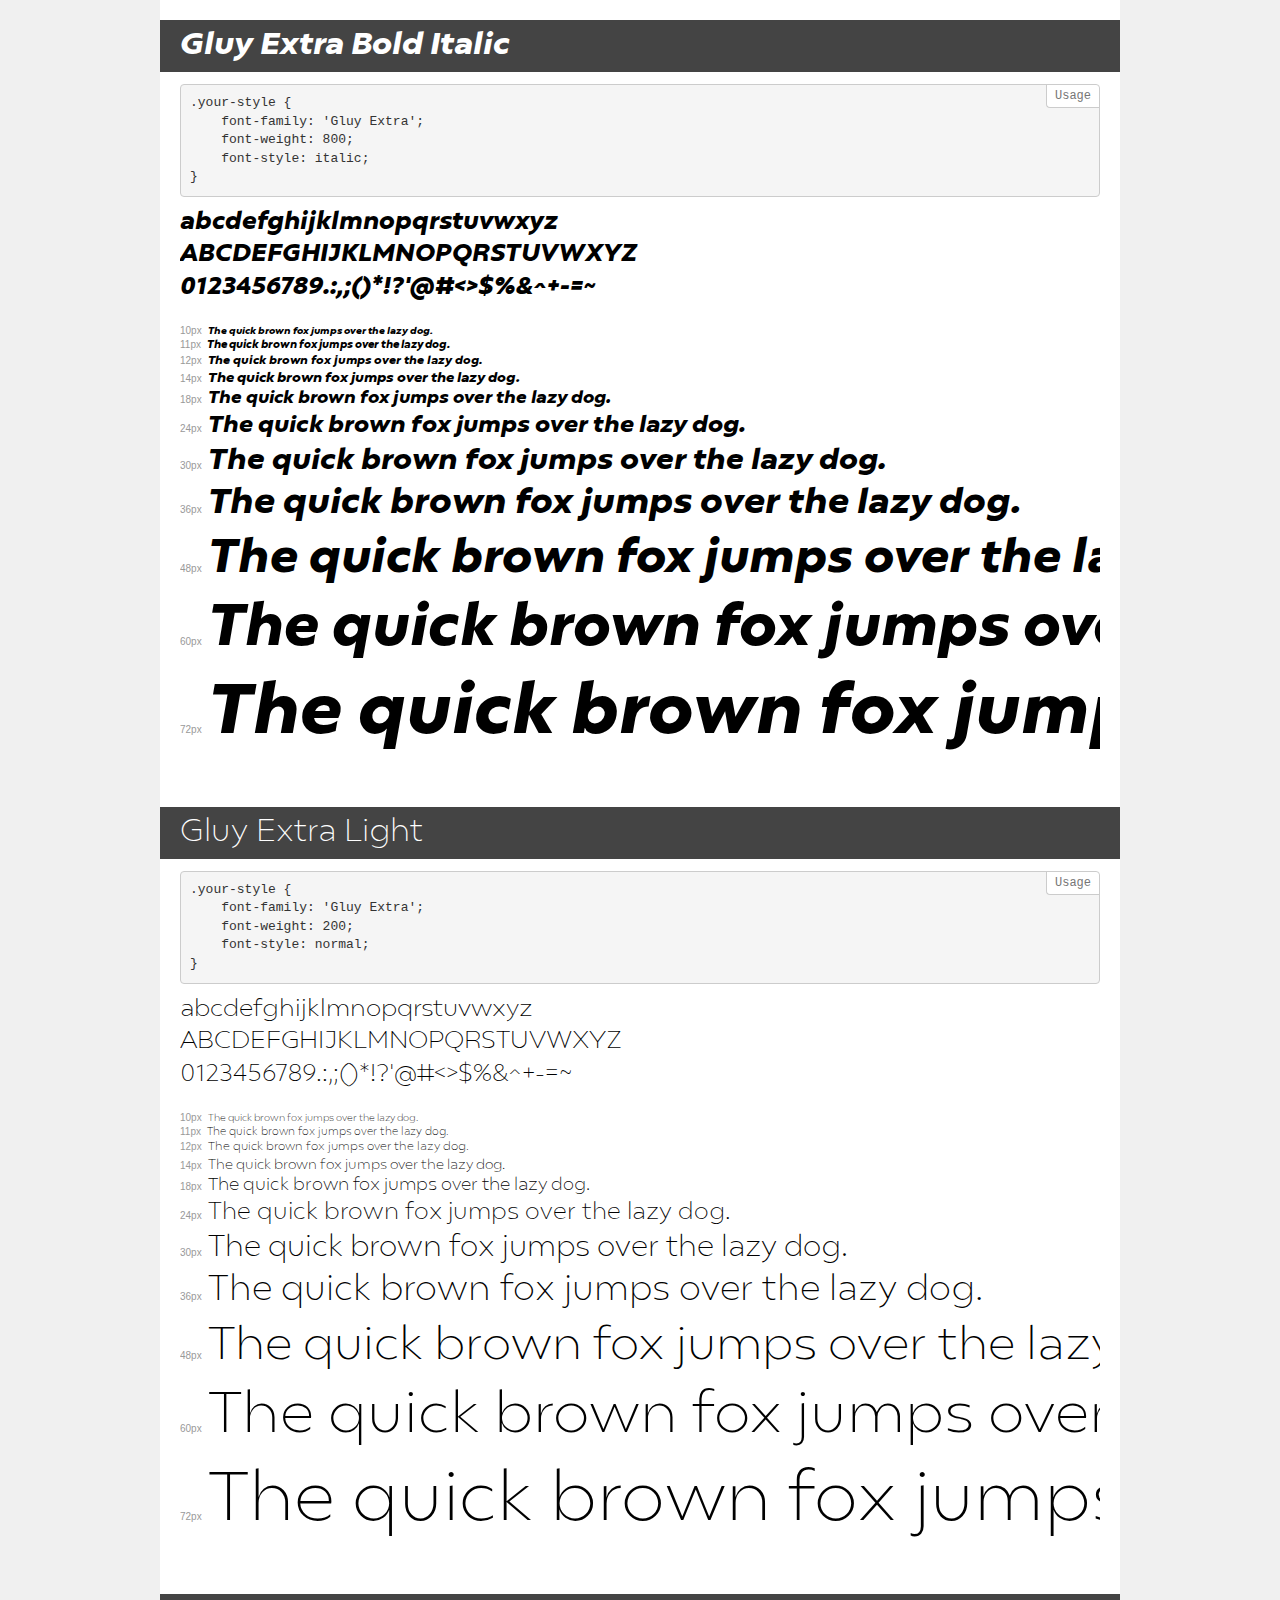
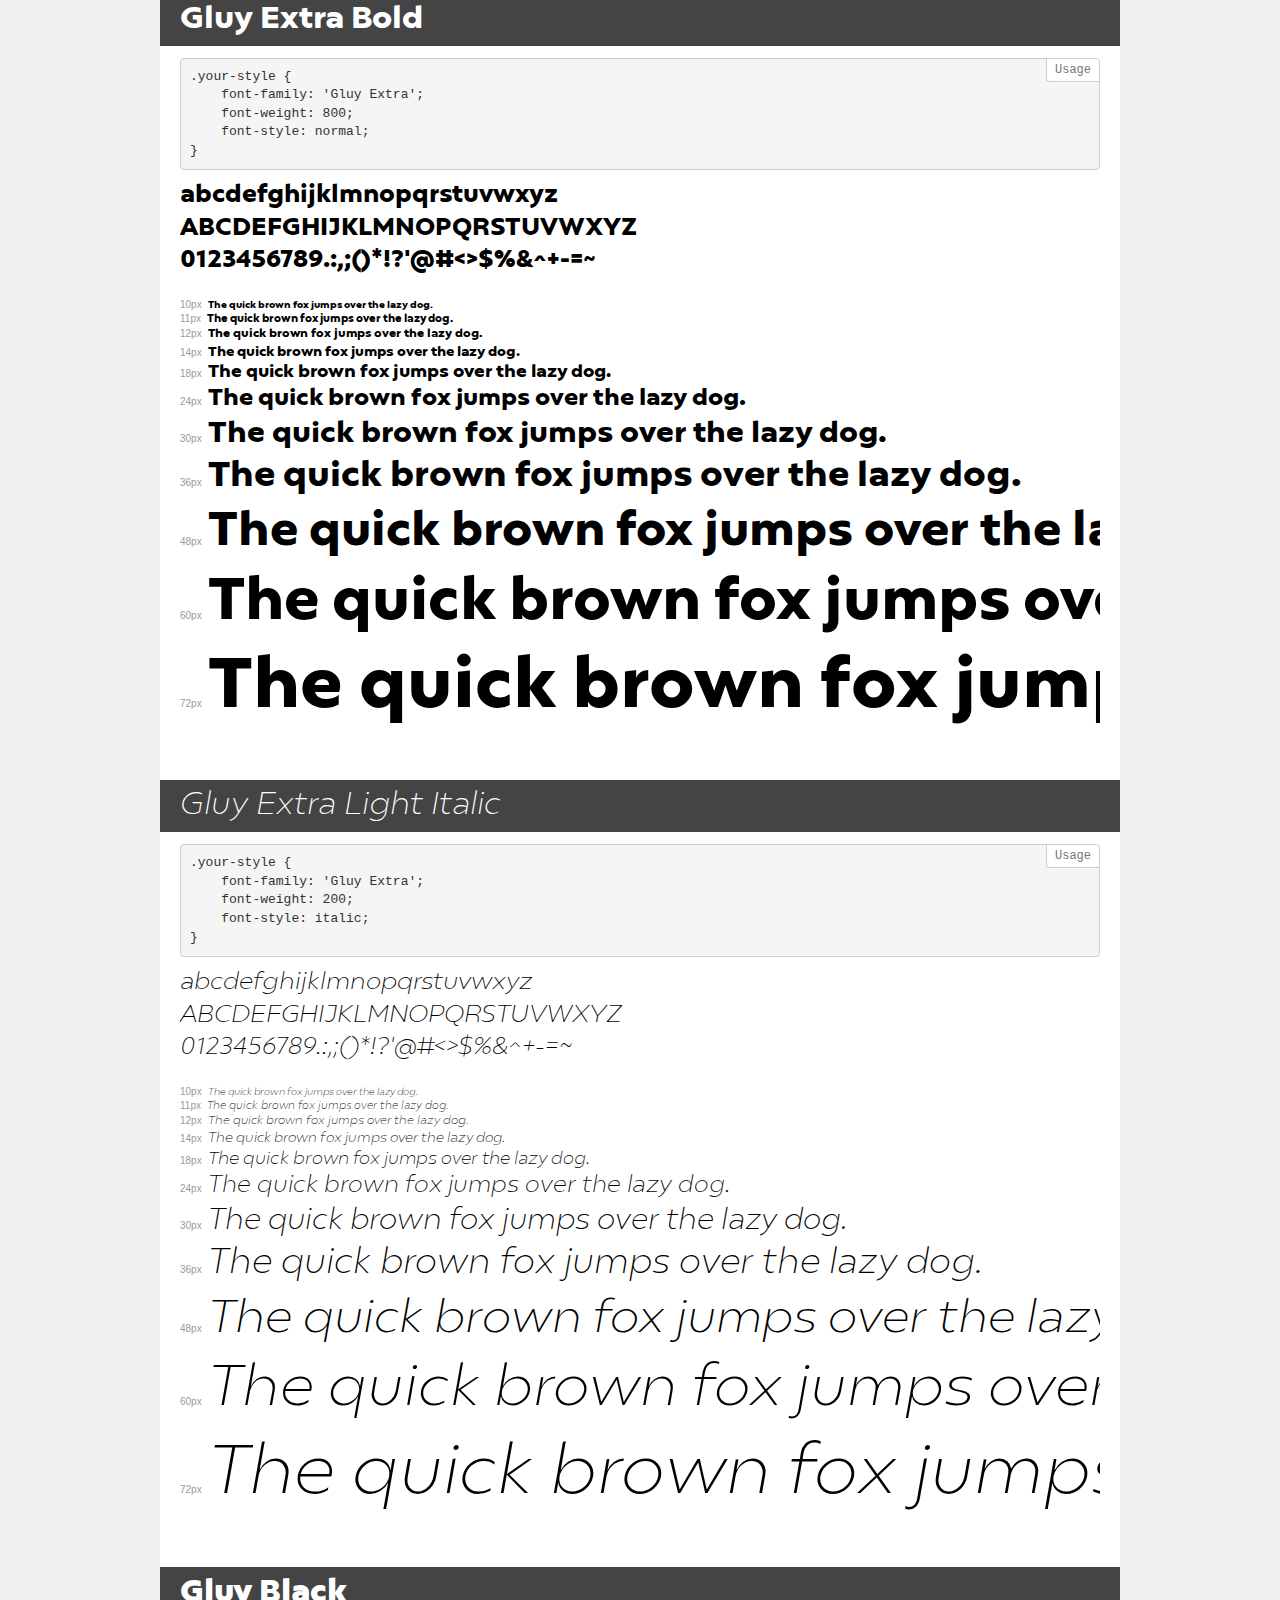
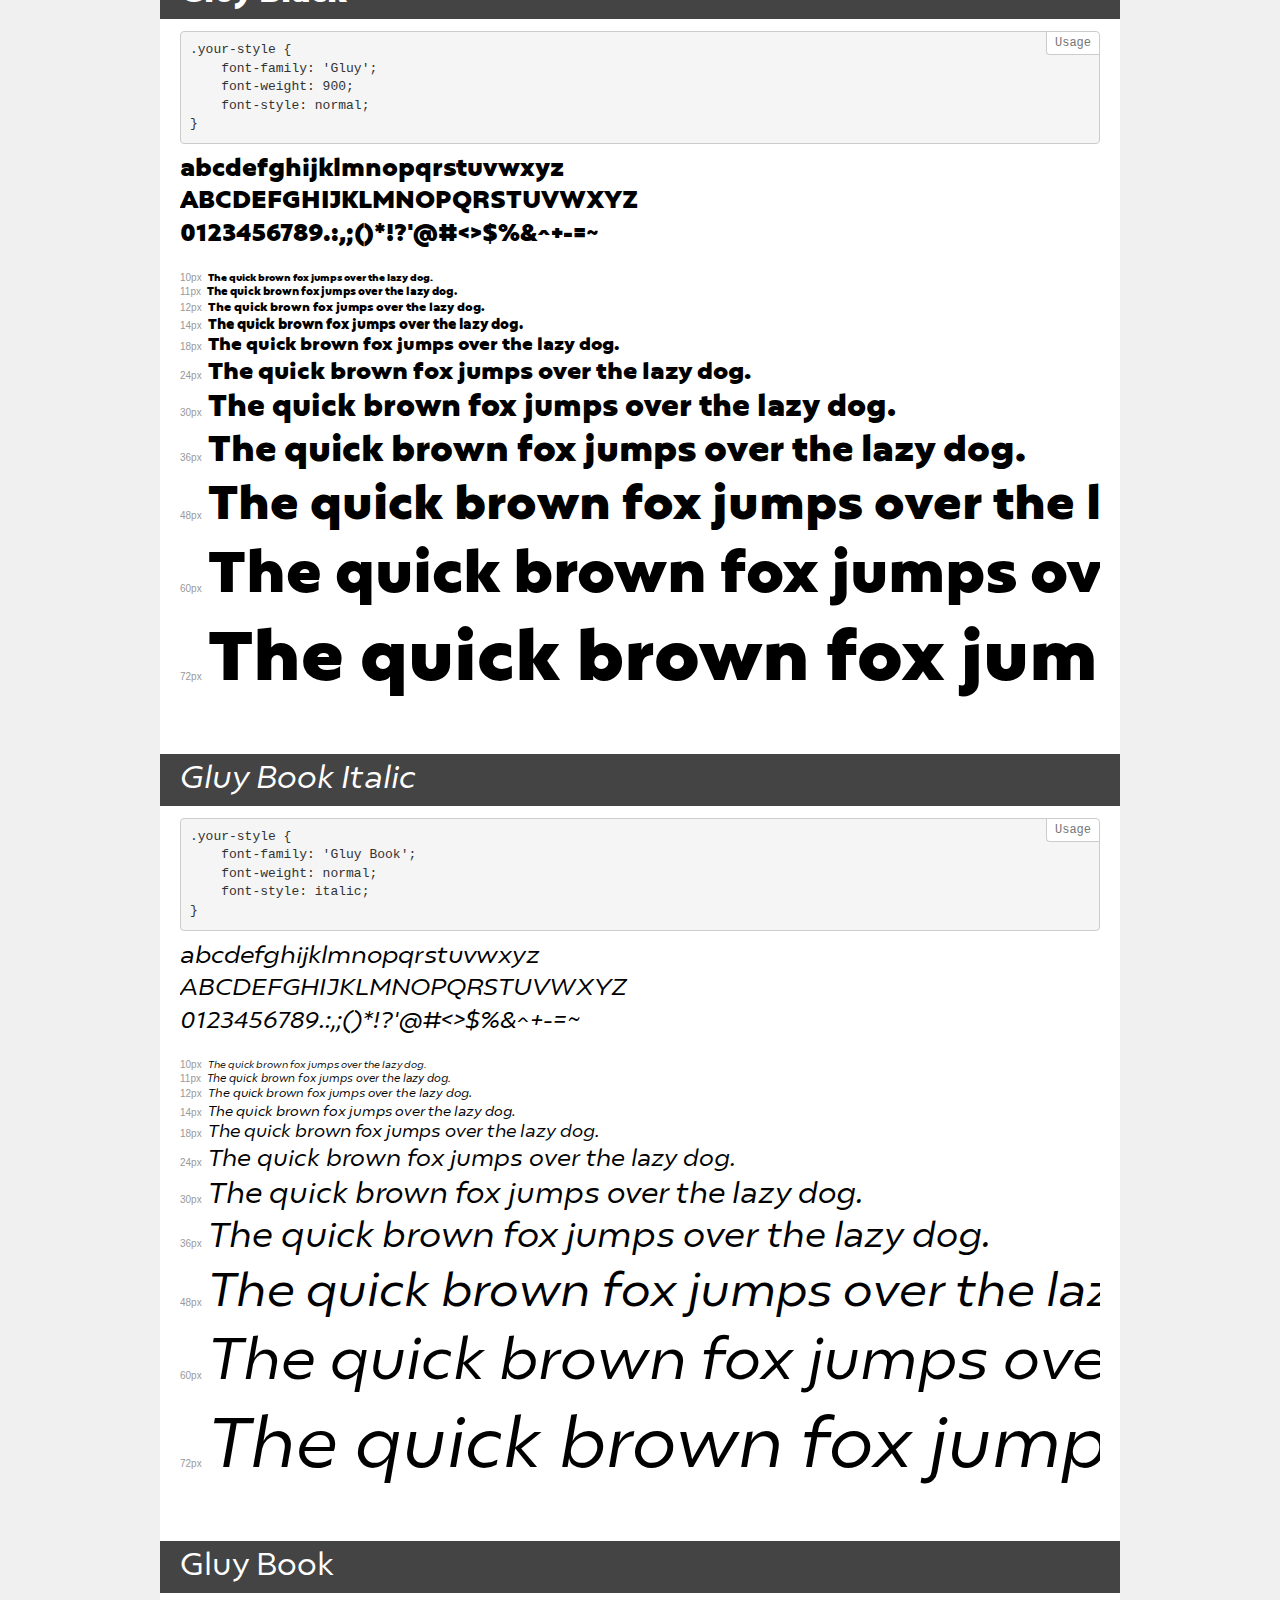
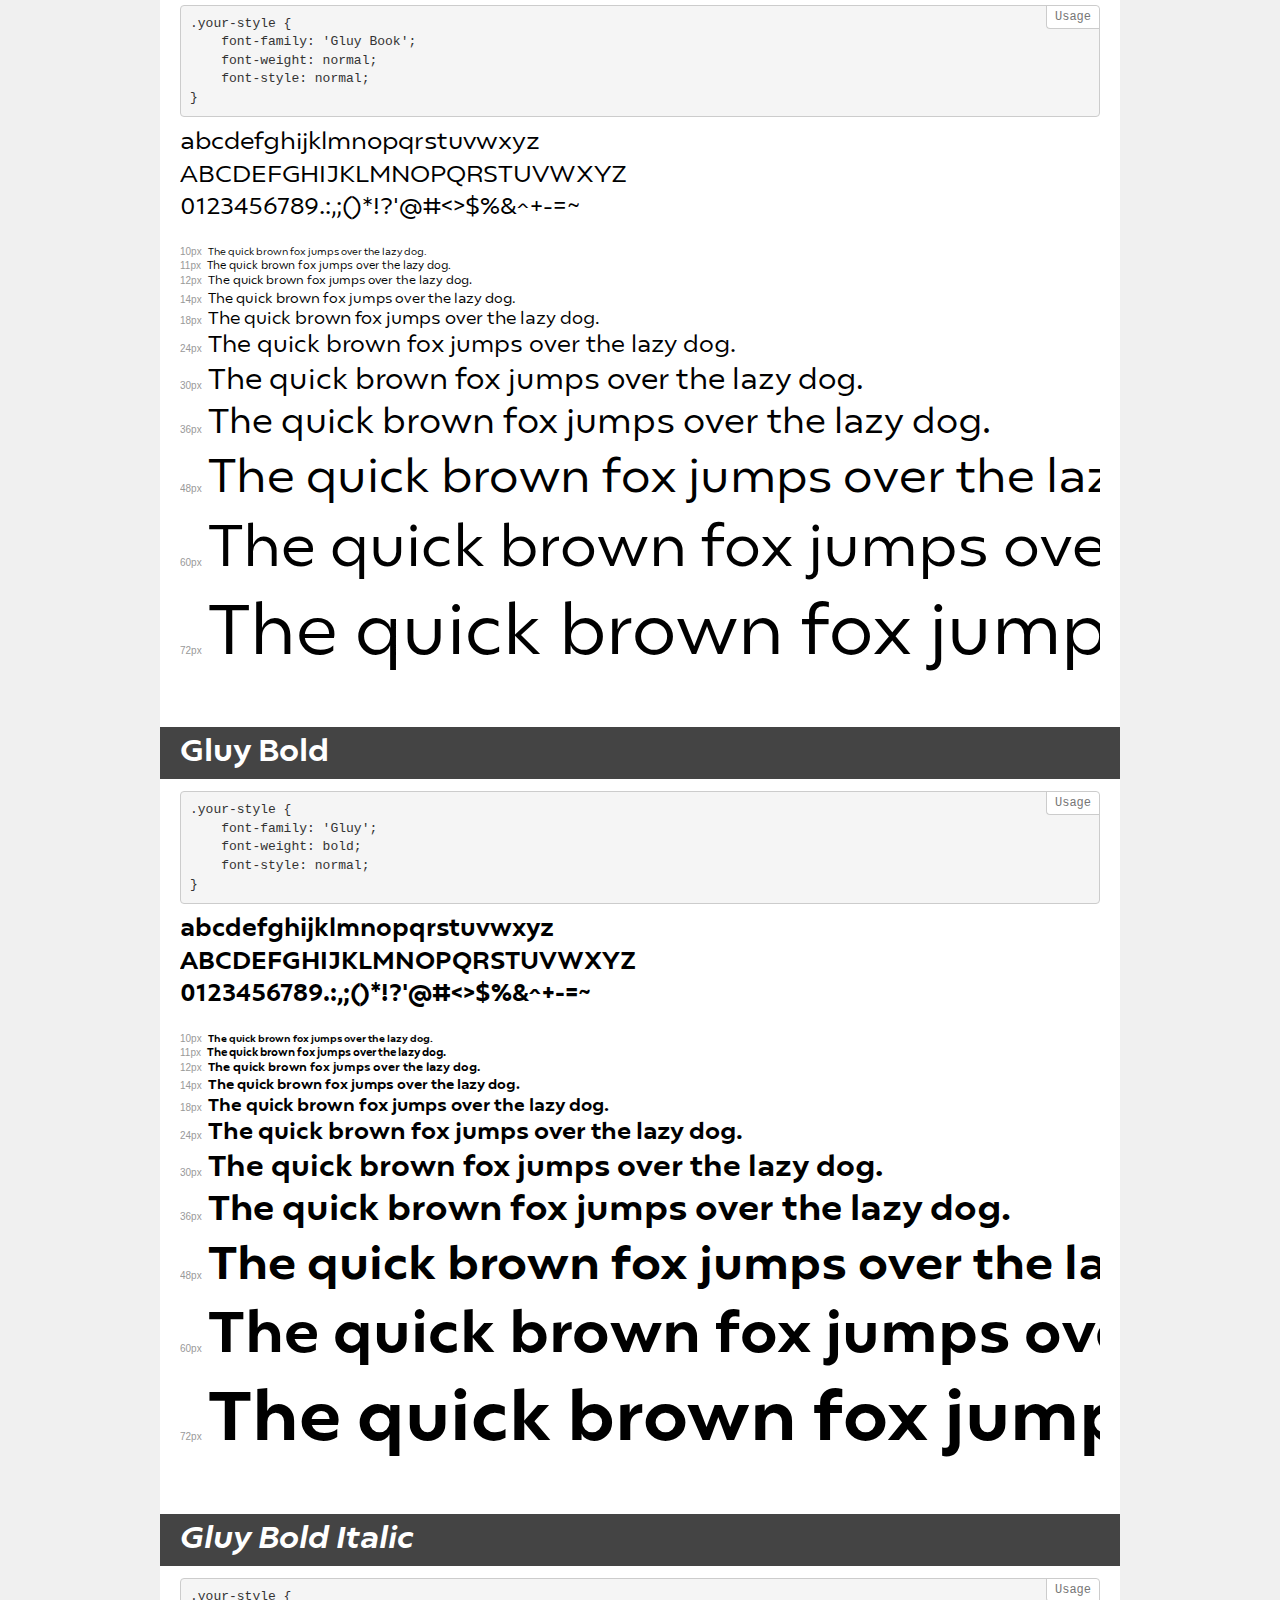
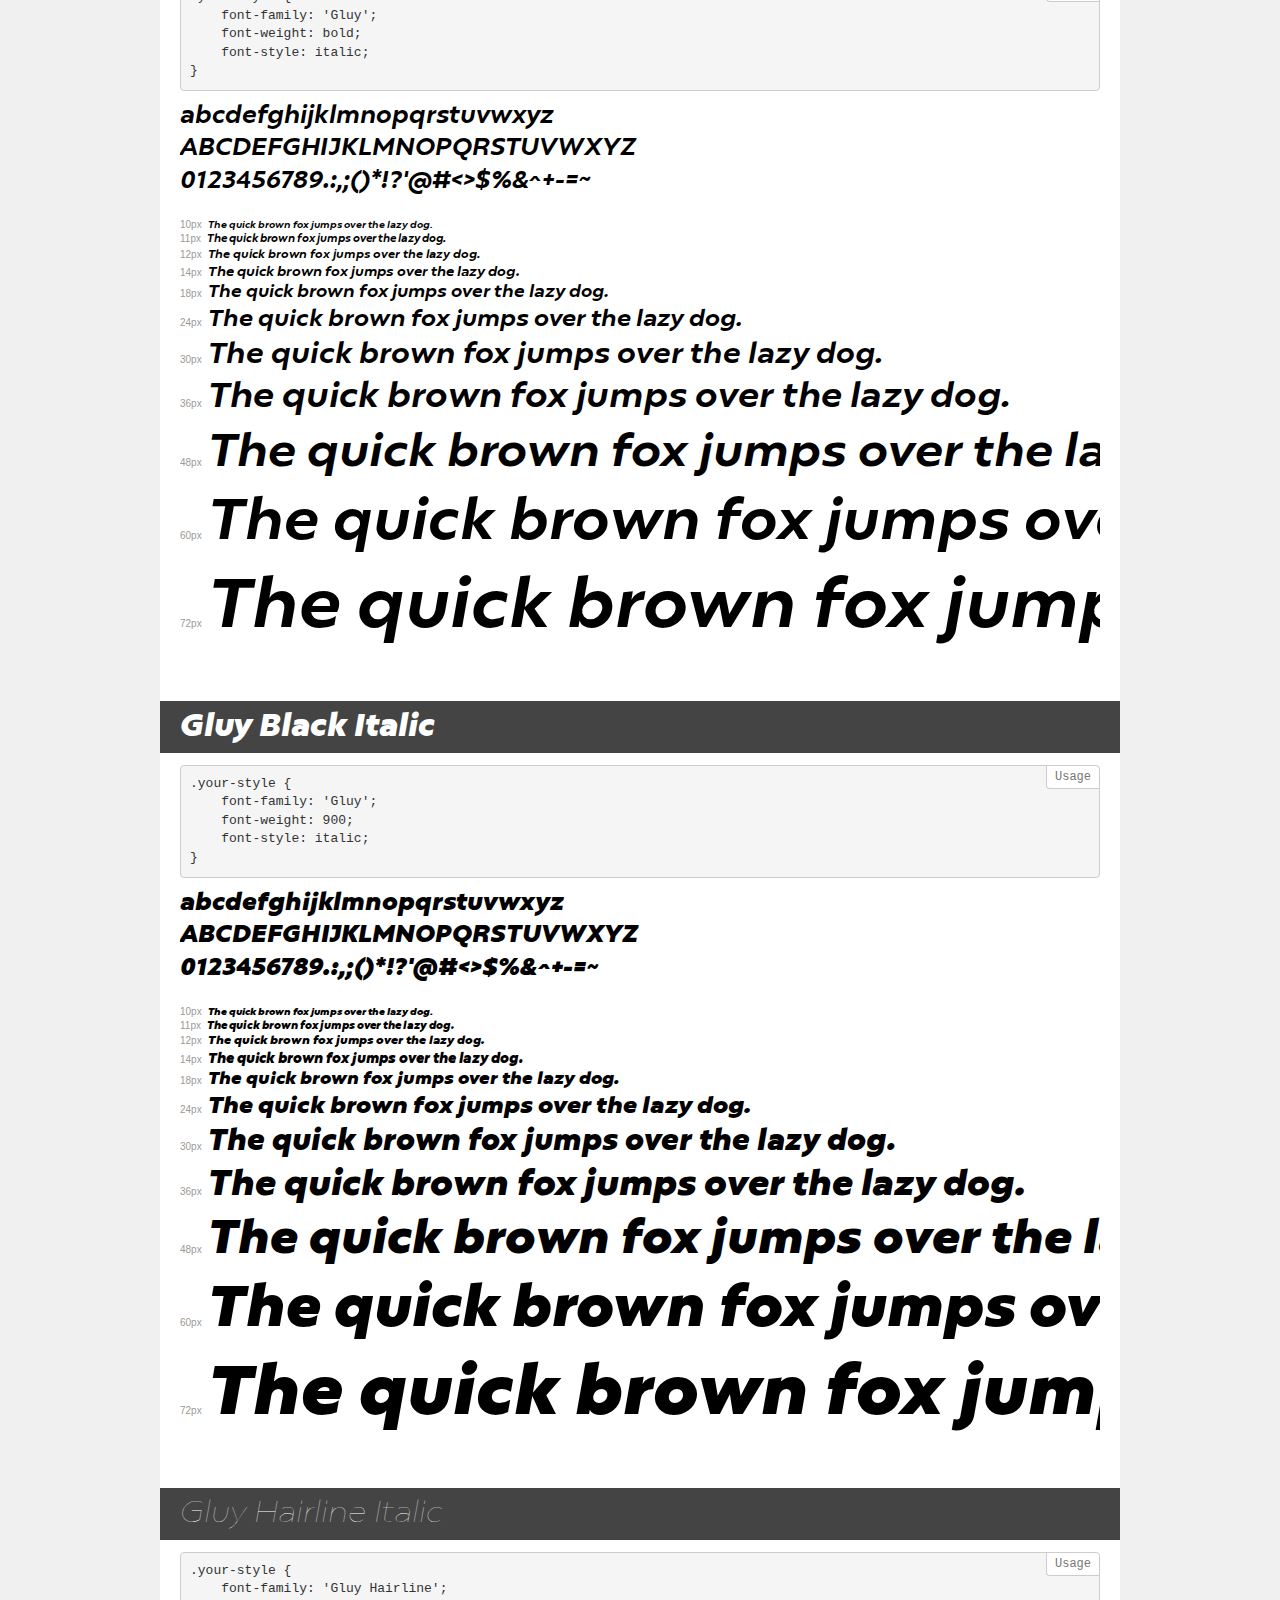
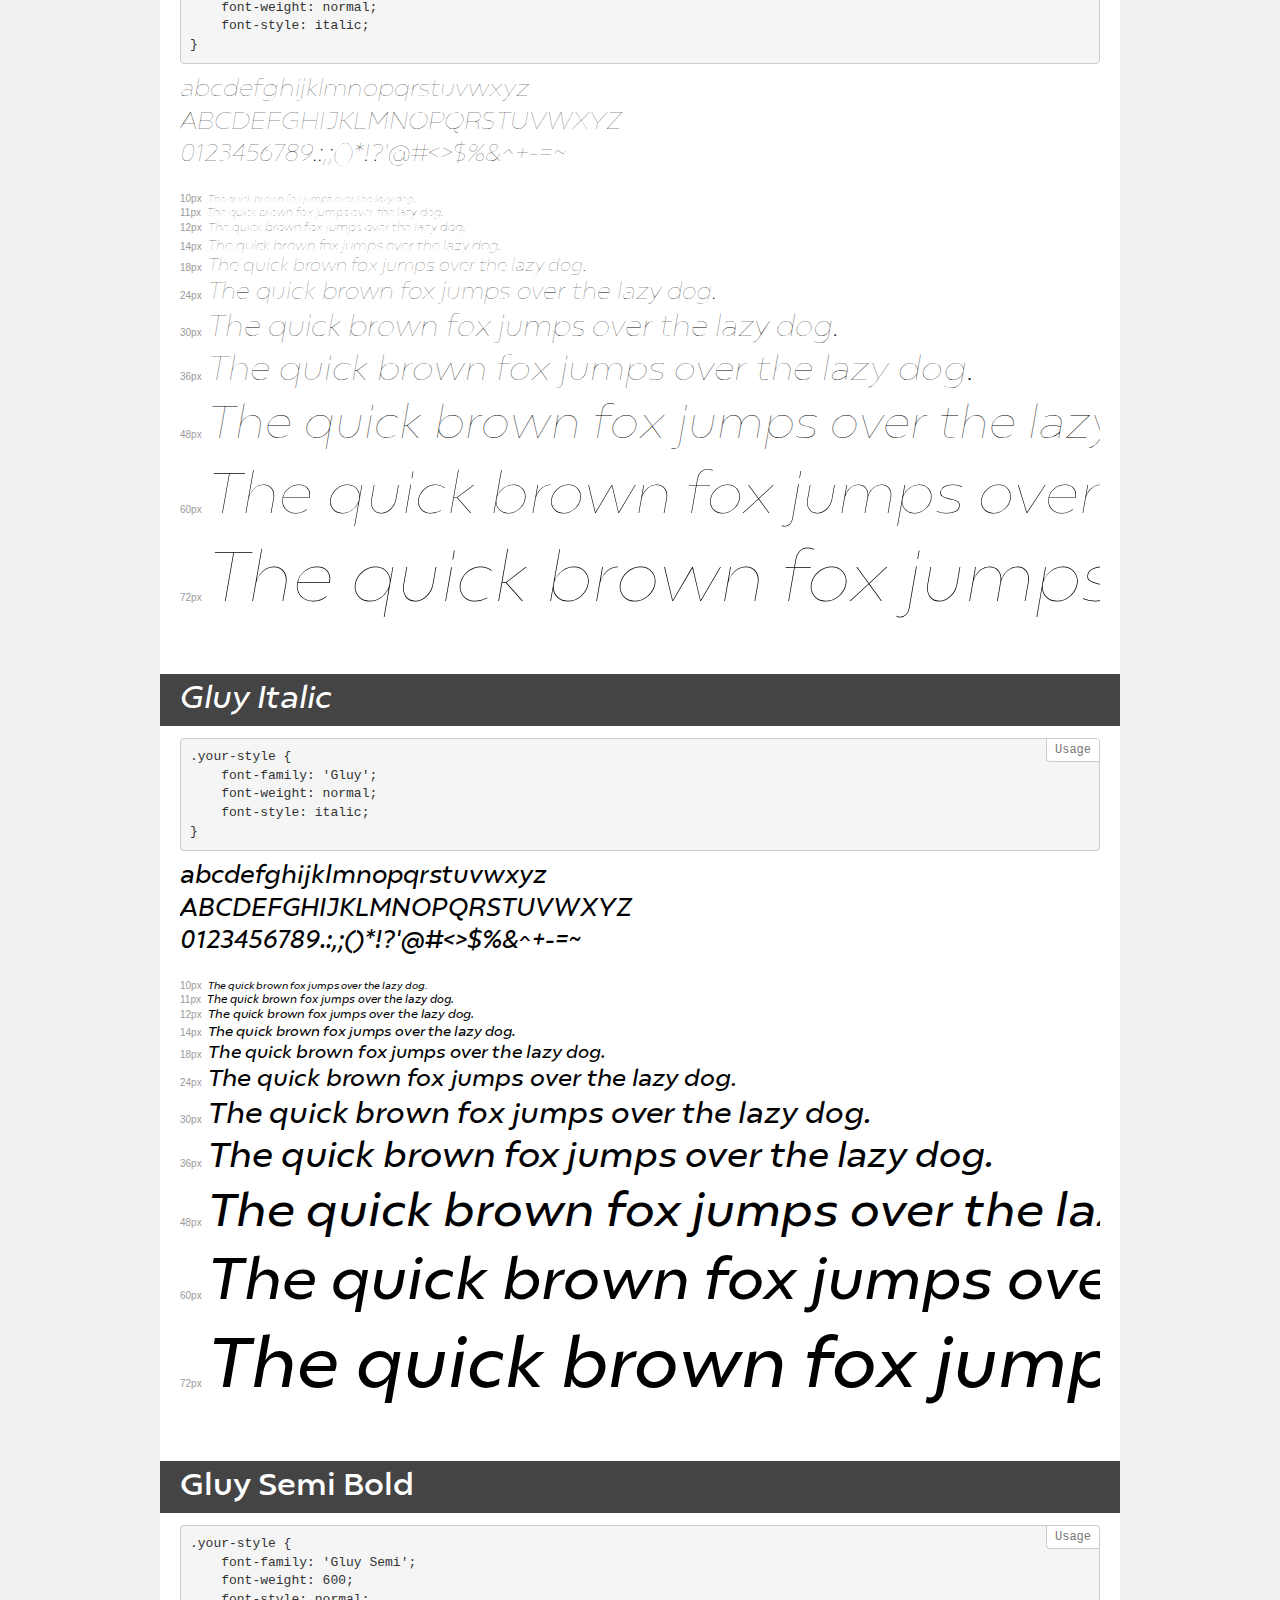
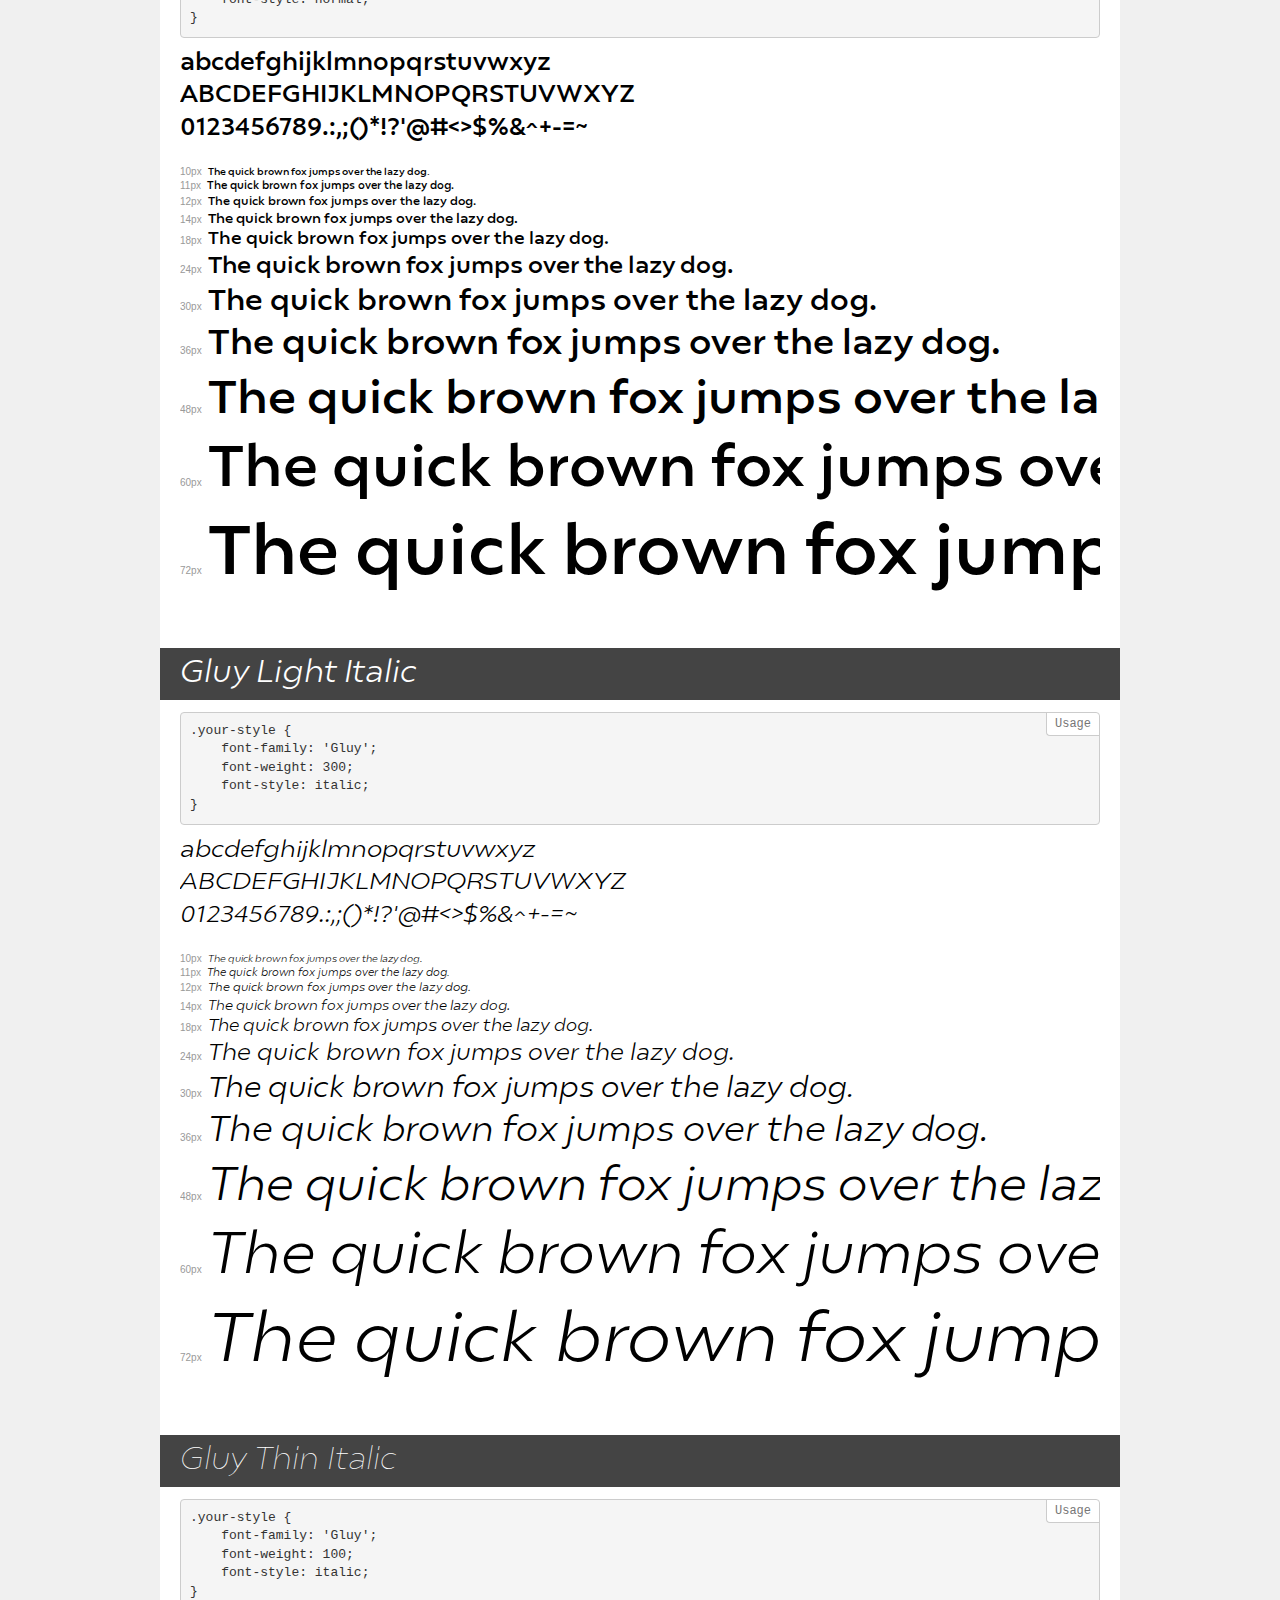
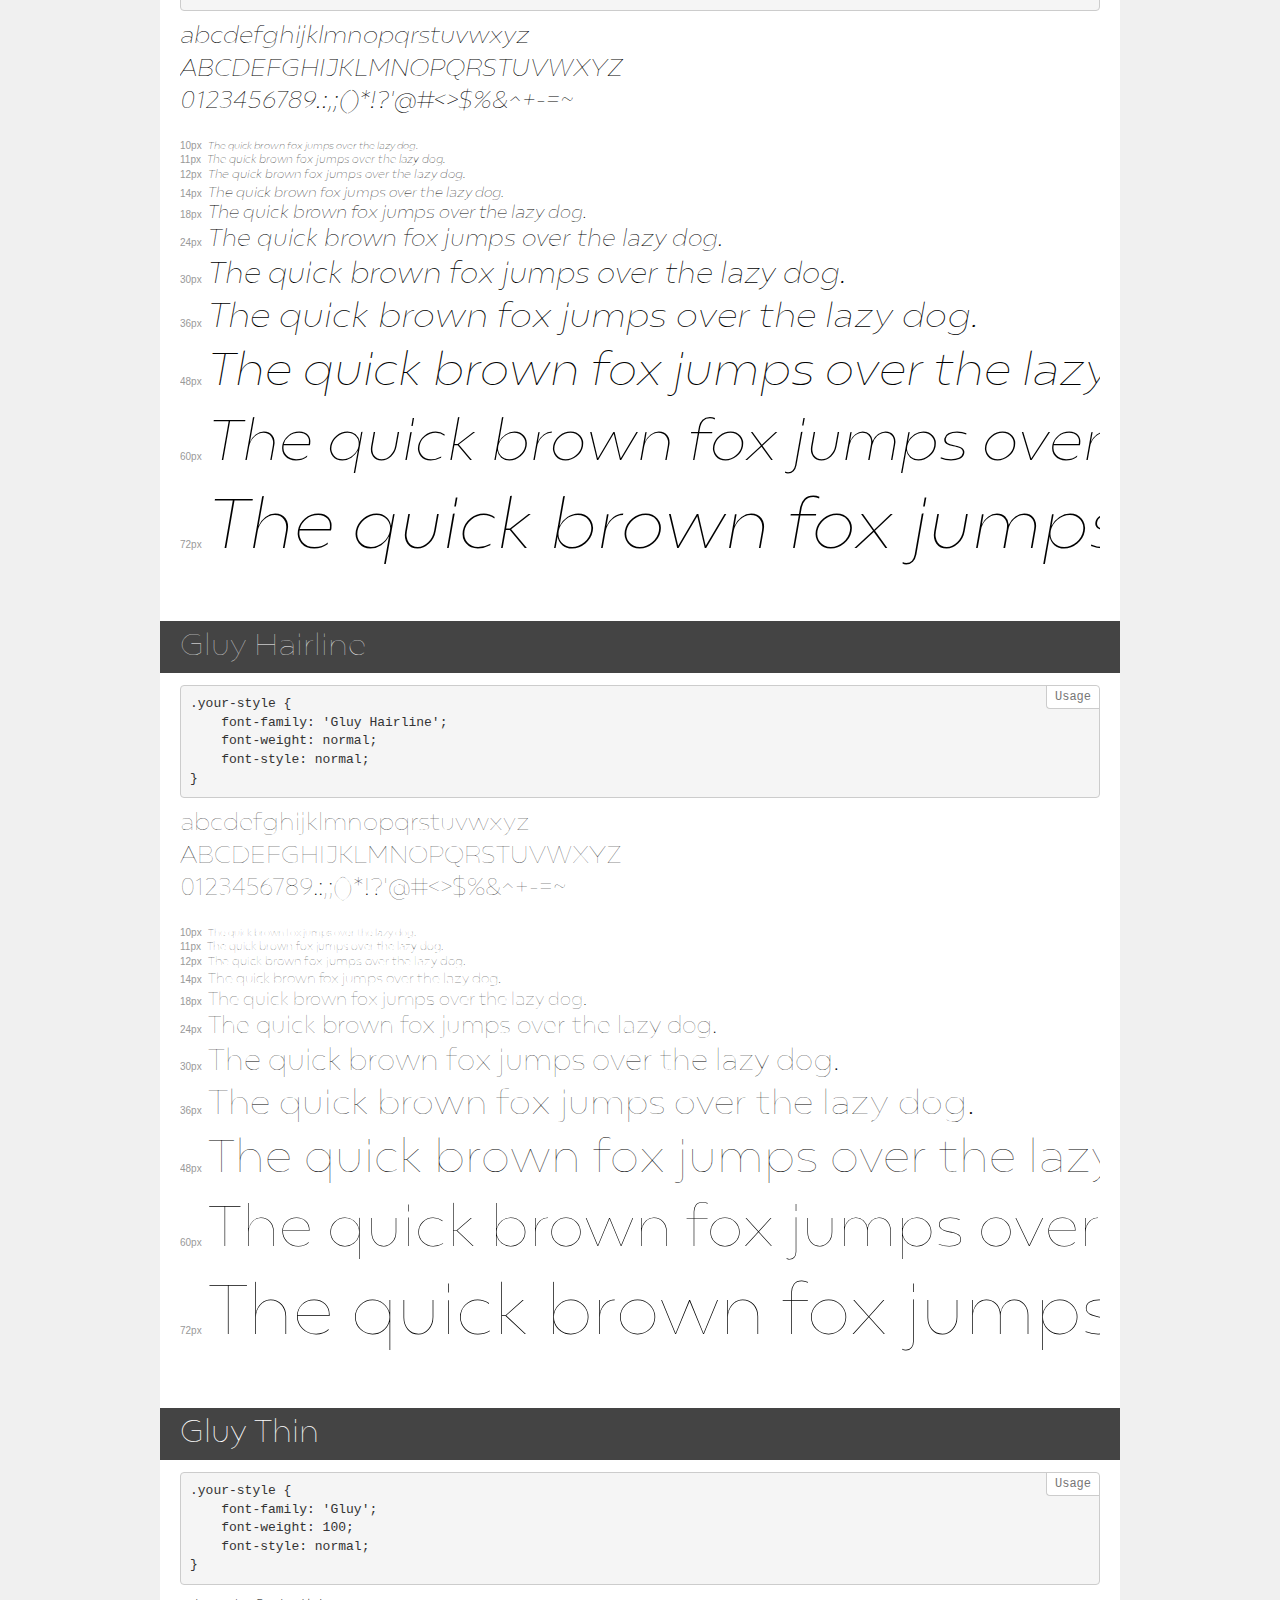
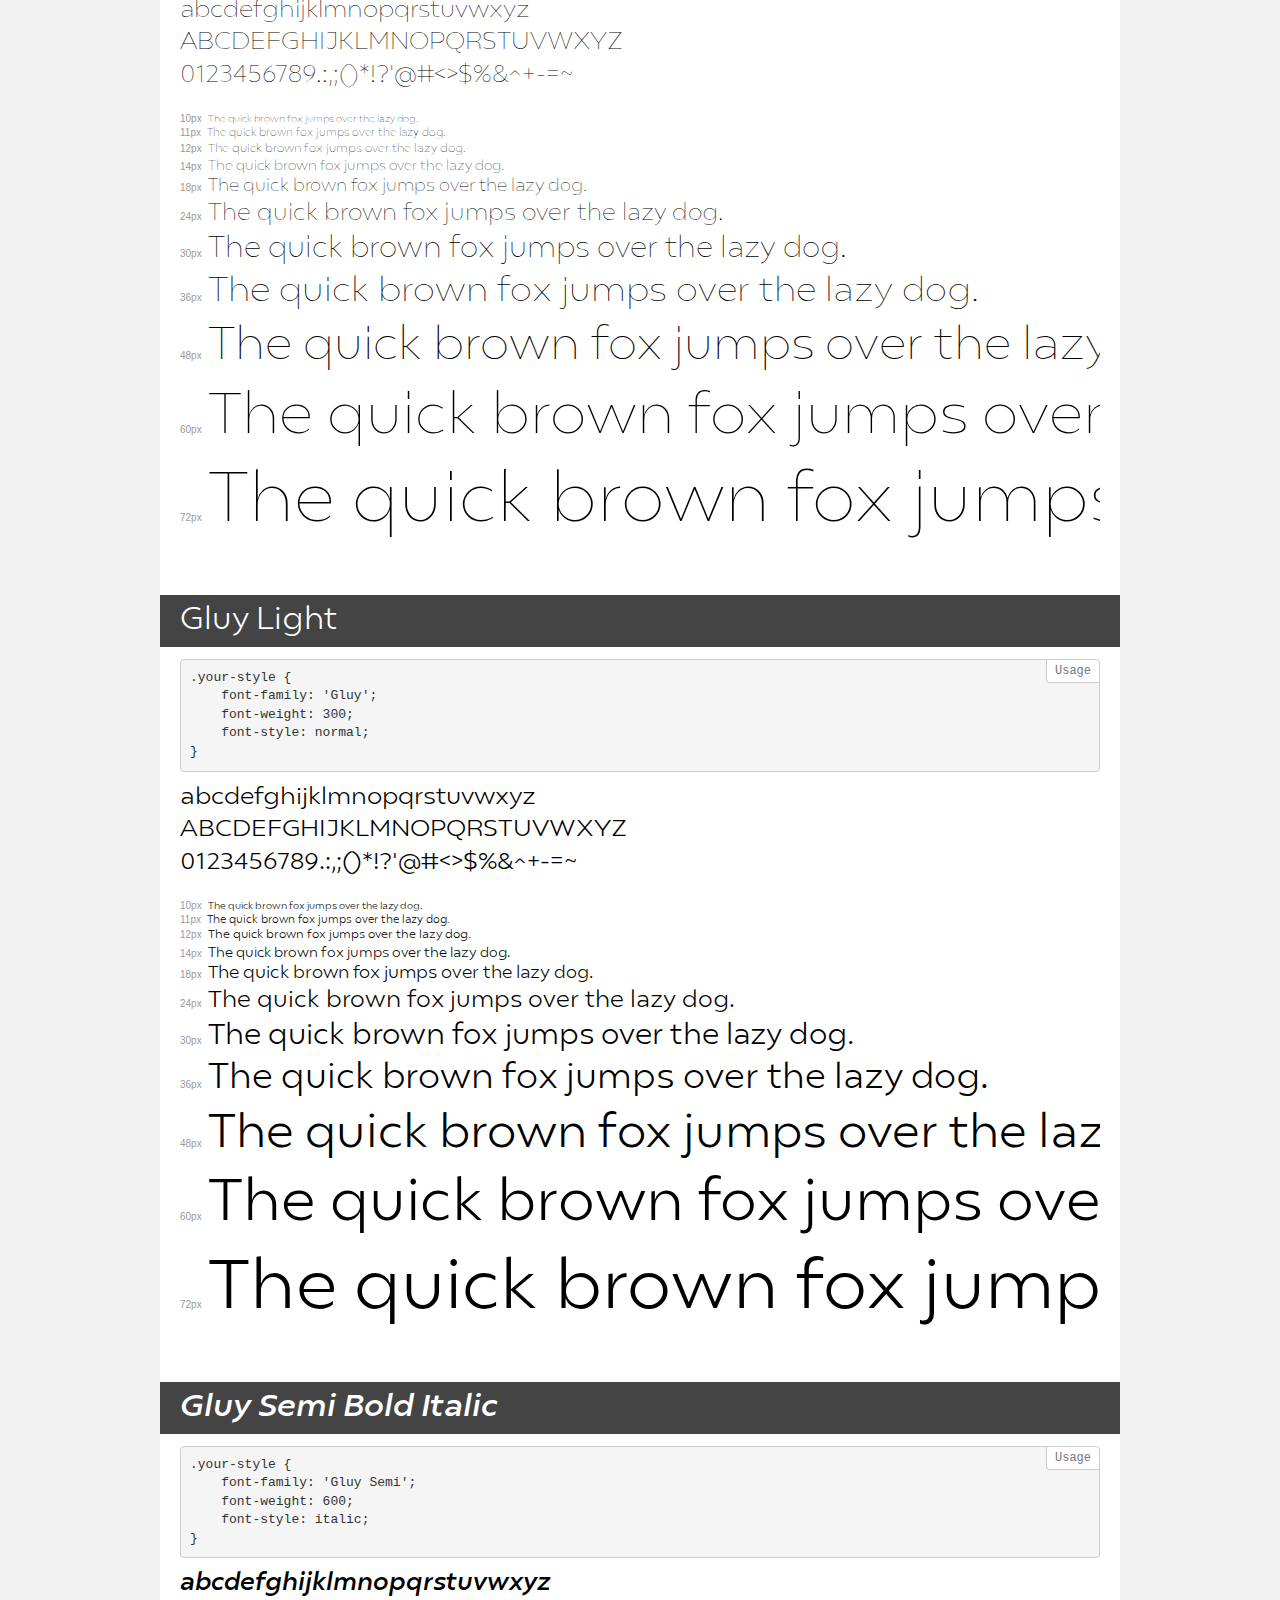
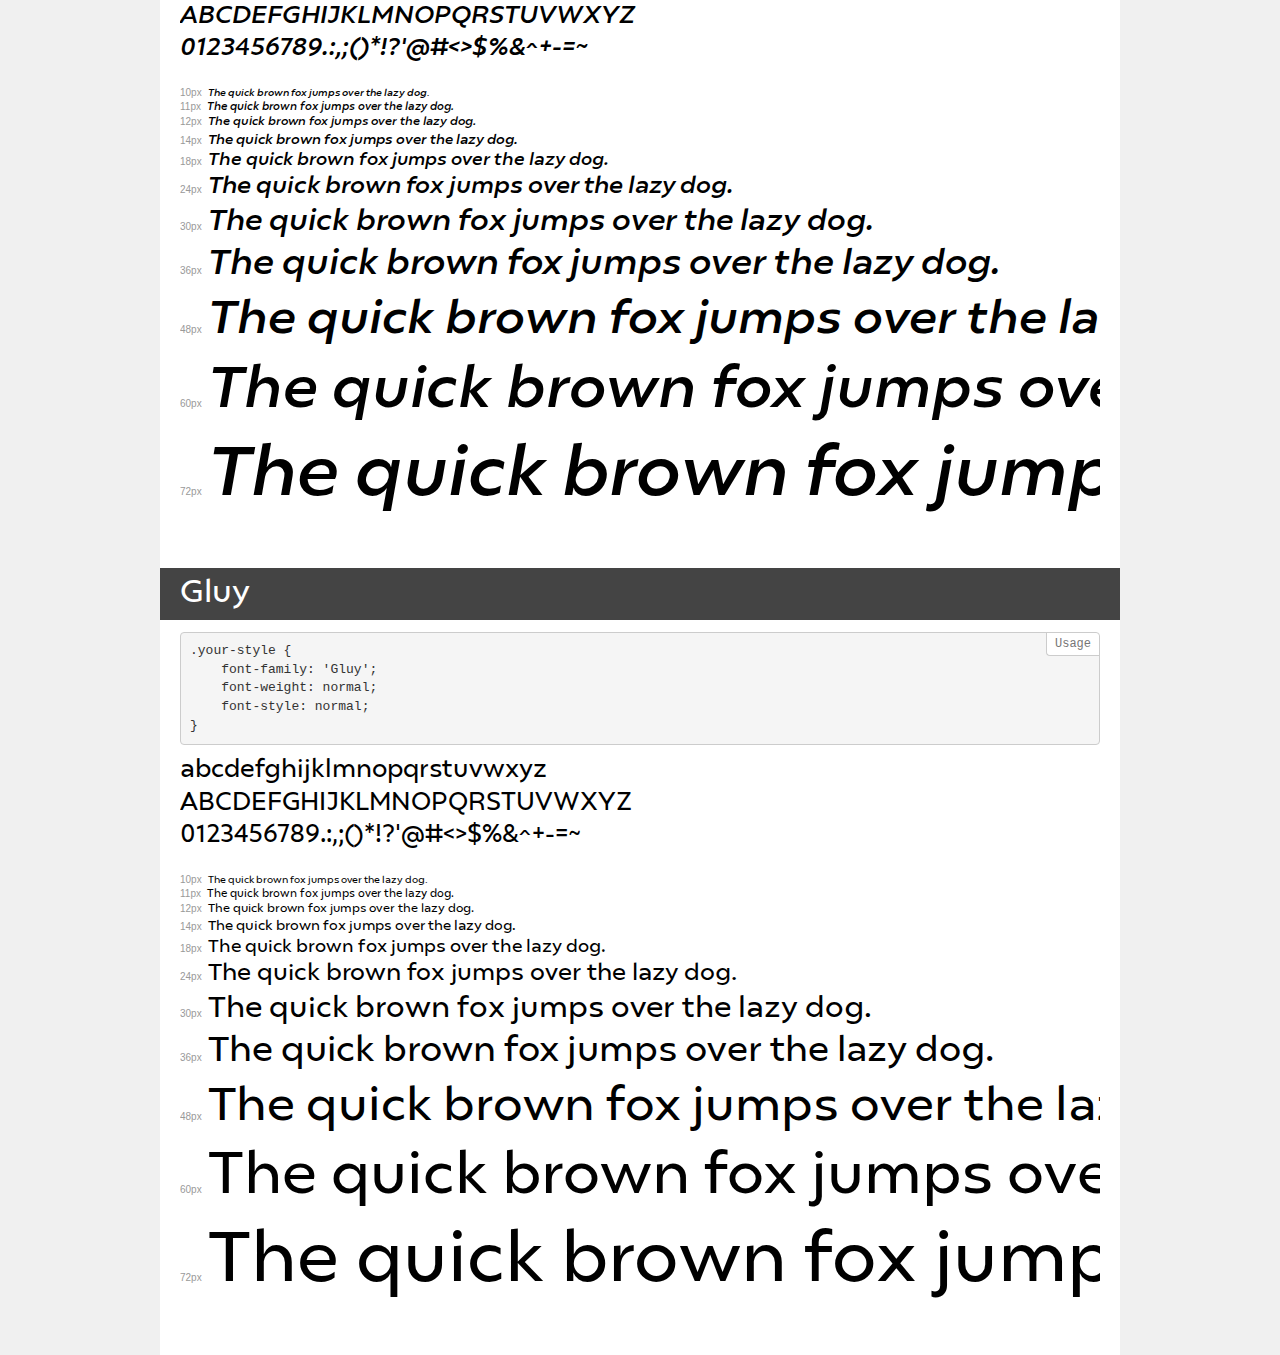
<file: fonts/Demo_Fonts/demo.html>
<!DOCTYPE html>
<html lang="en">
<head>
    <meta charset="utf-8">
    <meta http-equiv="X-UA-Compatible" content="IE=edge">
    <meta name="viewport" content="width=device-width, initial-scale=1">
    <meta name="robots" content="noindex, noarchive">
    <meta name="format-detection" content="telephone=no">
    <title>Transfonter demo</title>
    <link href="stylesheet.css" rel="stylesheet">
    <style>
        /*
        http://meyerweb.com/eric/tools/css/reset/
        v2.0 | 20110126
        License: none (public domain)
        */
        html, body, div, span, applet, object, iframe,
        h1, h2, h3, h4, h5, h6, p, blockquote, pre,
        a, abbr, acronym, address, big, cite, code,
        del, dfn, em, img, ins, kbd, q, s, samp,
        small, strike, strong, sub, sup, tt, var,
        b, u, i, center,
        dl, dt, dd, ol, ul, li,
        fieldset, form, label, legend,
        table, caption, tbody, tfoot, thead, tr, th, td,
        article, aside, canvas, details, embed,
        figure, figcaption, footer, header, hgroup,
        menu, nav, output, ruby, section, summary,
        time, mark, audio, video {
            margin: 0;
            padding: 0;
            border: 0;
            font-size: 100%;
            font: inherit;
            vertical-align: baseline;
        }
        /* HTML5 display-role reset for older browsers */
        article, aside, details, figcaption, figure,
        footer, header, hgroup, menu, nav, section {
            display: block;
        }
        body {
            line-height: 1;
        }
        ol, ul {
            list-style: none;
        }
        blockquote, q {
            quotes: none;
        }
        blockquote:before, blockquote:after,
        q:before, q:after {
            content: '';
            content: none;
        }
        table {
            border-collapse: collapse;
            border-spacing: 0;
        }
        /* demo styles */
        body {
            background: #f0f0f0;
            color: #000;
        }
        .page {
            background: #fff;
            width: 920px;
            margin: 0 auto;
            padding: 20px 20px 0 20px;
            overflow: hidden;
        }
        .font-container {
            overflow-x: auto;
            overflow-y: hidden;
            margin-bottom: 40px;
            line-height: 1.3;
            white-space: nowrap;
            padding-bottom: 5px;
        }
        h1 {
            position: relative;
            background: #444;
            font-size: 32px;
            color: #fff;
            padding: 10px 20px;
            margin: 0 -20px 12px -20px;
        }
        .letters {
            font-size: 25px;
            margin-bottom: 20px;
        }
        .s10:before {
            content: '10px';
        }
        .s11:before {
            content: '11px';
        }
        .s12:before {
            content: '12px';
        }
        .s14:before {
            content: '14px';
        }
        .s18:before {
            content: '18px';
        }
        .s24:before {
            content: '24px';
        }
        .s30:before {
            content: '30px';
        }
        .s36:before {
            content: '36px';
        }
        .s48:before {
            content: '48px';
        }
        .s60:before {
            content: '60px';
        }
        .s72:before {
            content: '72px';
        }
        .s10:before, .s11:before, .s12:before, .s14:before,
        .s18:before, .s24:before, .s30:before, .s36:before,
        .s48:before, .s60:before, .s72:before {
            font-family: Arial, sans-serif;
            font-size: 10px;
            font-weight: normal;
            font-style: normal;
            color: #999;
            padding-right: 6px;
        }
        pre {
            display: block;
            position: relative;
            padding: 9px;
            margin: 0 0 10px;
            font-family: Monaco, Menlo, Consolas, "Courier New", monospace;
            font-size: 13px;
            line-height: 1.428571429;
            color: #333;
            font-weight: normal;
            font-style: normal;
            background-color: #f5f5f5;
            border: 1px solid #ccc;
            overflow-x: auto;
            border-radius: 4px;
        }
        pre:after {
            display: block;
            position: absolute;
            right: 0;
            top: 0;
            content: 'Usage';
            line-height: 1;
            padding: 5px 8px;
            font-size: 12px;
            color: #767676;
            background-color: #fff;
            border: 1px solid #ccc;
            border-right: none;
            border-top: none;
            border-radius: 0 4px 0 4px;
            z-index: 10;
        }
        /* responsive */
        @media (max-width: 959px) {
            .page {
                width: auto;
                margin: 0;
            }
        }
    </style>
</head>
<body>
<div class="page">
    <div class="demo">
        <h1 style="font-family: 'Gluy Extra'; font-weight: 800; font-style: italic;">Gluy Extra Bold Italic</h1>
        <pre>.your-style {
    font-family: 'Gluy Extra';
    font-weight: 800;
    font-style: italic;
}</pre>
        <div class="font-container" style="font-family: 'Gluy Extra'; font-weight: 800; font-style: italic;">
            <p class="letters">
                abcdefghijklmnopqrstuvwxyz<br>
ABCDEFGHIJKLMNOPQRSTUVWXYZ<br>
                0123456789.:,;()*!?'@#<>$%&^+-=~
            </p>
            <p class="s10" style="font-size: 10px;">The quick brown fox jumps over the lazy dog.</p>
            <p class="s11" style="font-size: 11px;">The quick brown fox jumps over the lazy dog.</p>
            <p class="s12" style="font-size: 12px;">The quick brown fox jumps over the lazy dog.</p>
            <p class="s14" style="font-size: 14px;">The quick brown fox jumps over the lazy dog.</p>
            <p class="s18" style="font-size: 18px;">The quick brown fox jumps over the lazy dog.</p>
            <p class="s24" style="font-size: 24px;">The quick brown fox jumps over the lazy dog.</p>
            <p class="s30" style="font-size: 30px;">The quick brown fox jumps over the lazy dog.</p>
            <p class="s36" style="font-size: 36px;">The quick brown fox jumps over the lazy dog.</p>
            <p class="s48" style="font-size: 48px;">The quick brown fox jumps over the lazy dog.</p>
            <p class="s60" style="font-size: 60px;">The quick brown fox jumps over the lazy dog.</p>
            <p class="s72" style="font-size: 72px;">The quick brown fox jumps over the lazy dog.</p>
        </div>
    </div>
    <div class="demo">
        <h1 style="font-family: 'Gluy Extra'; font-weight: 200; font-style: normal;">Gluy Extra Light</h1>
        <pre>.your-style {
    font-family: 'Gluy Extra';
    font-weight: 200;
    font-style: normal;
}</pre>
        <div class="font-container" style="font-family: 'Gluy Extra'; font-weight: 200; font-style: normal;">
            <p class="letters">
                abcdefghijklmnopqrstuvwxyz<br>
ABCDEFGHIJKLMNOPQRSTUVWXYZ<br>
                0123456789.:,;()*!?'@#<>$%&^+-=~
            </p>
            <p class="s10" style="font-size: 10px;">The quick brown fox jumps over the lazy dog.</p>
            <p class="s11" style="font-size: 11px;">The quick brown fox jumps over the lazy dog.</p>
            <p class="s12" style="font-size: 12px;">The quick brown fox jumps over the lazy dog.</p>
            <p class="s14" style="font-size: 14px;">The quick brown fox jumps over the lazy dog.</p>
            <p class="s18" style="font-size: 18px;">The quick brown fox jumps over the lazy dog.</p>
            <p class="s24" style="font-size: 24px;">The quick brown fox jumps over the lazy dog.</p>
            <p class="s30" style="font-size: 30px;">The quick brown fox jumps over the lazy dog.</p>
            <p class="s36" style="font-size: 36px;">The quick brown fox jumps over the lazy dog.</p>
            <p class="s48" style="font-size: 48px;">The quick brown fox jumps over the lazy dog.</p>
            <p class="s60" style="font-size: 60px;">The quick brown fox jumps over the lazy dog.</p>
            <p class="s72" style="font-size: 72px;">The quick brown fox jumps over the lazy dog.</p>
        </div>
    </div>
    <div class="demo">
        <h1 style="font-family: 'Gluy Extra'; font-weight: 800; font-style: normal;">Gluy Extra Bold</h1>
        <pre>.your-style {
    font-family: 'Gluy Extra';
    font-weight: 800;
    font-style: normal;
}</pre>
        <div class="font-container" style="font-family: 'Gluy Extra'; font-weight: 800; font-style: normal;">
            <p class="letters">
                abcdefghijklmnopqrstuvwxyz<br>
ABCDEFGHIJKLMNOPQRSTUVWXYZ<br>
                0123456789.:,;()*!?'@#<>$%&^+-=~
            </p>
            <p class="s10" style="font-size: 10px;">The quick brown fox jumps over the lazy dog.</p>
            <p class="s11" style="font-size: 11px;">The quick brown fox jumps over the lazy dog.</p>
            <p class="s12" style="font-size: 12px;">The quick brown fox jumps over the lazy dog.</p>
            <p class="s14" style="font-size: 14px;">The quick brown fox jumps over the lazy dog.</p>
            <p class="s18" style="font-size: 18px;">The quick brown fox jumps over the lazy dog.</p>
            <p class="s24" style="font-size: 24px;">The quick brown fox jumps over the lazy dog.</p>
            <p class="s30" style="font-size: 30px;">The quick brown fox jumps over the lazy dog.</p>
            <p class="s36" style="font-size: 36px;">The quick brown fox jumps over the lazy dog.</p>
            <p class="s48" style="font-size: 48px;">The quick brown fox jumps over the lazy dog.</p>
            <p class="s60" style="font-size: 60px;">The quick brown fox jumps over the lazy dog.</p>
            <p class="s72" style="font-size: 72px;">The quick brown fox jumps over the lazy dog.</p>
        </div>
    </div>
    <div class="demo">
        <h1 style="font-family: 'Gluy Extra'; font-weight: 200; font-style: italic;">Gluy Extra Light Italic</h1>
        <pre>.your-style {
    font-family: 'Gluy Extra';
    font-weight: 200;
    font-style: italic;
}</pre>
        <div class="font-container" style="font-family: 'Gluy Extra'; font-weight: 200; font-style: italic;">
            <p class="letters">
                abcdefghijklmnopqrstuvwxyz<br>
ABCDEFGHIJKLMNOPQRSTUVWXYZ<br>
                0123456789.:,;()*!?'@#<>$%&^+-=~
            </p>
            <p class="s10" style="font-size: 10px;">The quick brown fox jumps over the lazy dog.</p>
            <p class="s11" style="font-size: 11px;">The quick brown fox jumps over the lazy dog.</p>
            <p class="s12" style="font-size: 12px;">The quick brown fox jumps over the lazy dog.</p>
            <p class="s14" style="font-size: 14px;">The quick brown fox jumps over the lazy dog.</p>
            <p class="s18" style="font-size: 18px;">The quick brown fox jumps over the lazy dog.</p>
            <p class="s24" style="font-size: 24px;">The quick brown fox jumps over the lazy dog.</p>
            <p class="s30" style="font-size: 30px;">The quick brown fox jumps over the lazy dog.</p>
            <p class="s36" style="font-size: 36px;">The quick brown fox jumps over the lazy dog.</p>
            <p class="s48" style="font-size: 48px;">The quick brown fox jumps over the lazy dog.</p>
            <p class="s60" style="font-size: 60px;">The quick brown fox jumps over the lazy dog.</p>
            <p class="s72" style="font-size: 72px;">The quick brown fox jumps over the lazy dog.</p>
        </div>
    </div>
    <div class="demo">
        <h1 style="font-family: 'Gluy'; font-weight: 900; font-style: normal;">Gluy Black</h1>
        <pre>.your-style {
    font-family: 'Gluy';
    font-weight: 900;
    font-style: normal;
}</pre>
        <div class="font-container" style="font-family: 'Gluy'; font-weight: 900; font-style: normal;">
            <p class="letters">
                abcdefghijklmnopqrstuvwxyz<br>
ABCDEFGHIJKLMNOPQRSTUVWXYZ<br>
                0123456789.:,;()*!?'@#<>$%&^+-=~
            </p>
            <p class="s10" style="font-size: 10px;">The quick brown fox jumps over the lazy dog.</p>
            <p class="s11" style="font-size: 11px;">The quick brown fox jumps over the lazy dog.</p>
            <p class="s12" style="font-size: 12px;">The quick brown fox jumps over the lazy dog.</p>
            <p class="s14" style="font-size: 14px;">The quick brown fox jumps over the lazy dog.</p>
            <p class="s18" style="font-size: 18px;">The quick brown fox jumps over the lazy dog.</p>
            <p class="s24" style="font-size: 24px;">The quick brown fox jumps over the lazy dog.</p>
            <p class="s30" style="font-size: 30px;">The quick brown fox jumps over the lazy dog.</p>
            <p class="s36" style="font-size: 36px;">The quick brown fox jumps over the lazy dog.</p>
            <p class="s48" style="font-size: 48px;">The quick brown fox jumps over the lazy dog.</p>
            <p class="s60" style="font-size: 60px;">The quick brown fox jumps over the lazy dog.</p>
            <p class="s72" style="font-size: 72px;">The quick brown fox jumps over the lazy dog.</p>
        </div>
    </div>
    <div class="demo">
        <h1 style="font-family: 'Gluy Book'; font-weight: normal; font-style: italic;">Gluy Book Italic</h1>
        <pre>.your-style {
    font-family: 'Gluy Book';
    font-weight: normal;
    font-style: italic;
}</pre>
        <div class="font-container" style="font-family: 'Gluy Book'; font-weight: normal; font-style: italic;">
            <p class="letters">
                abcdefghijklmnopqrstuvwxyz<br>
ABCDEFGHIJKLMNOPQRSTUVWXYZ<br>
                0123456789.:,;()*!?'@#<>$%&^+-=~
            </p>
            <p class="s10" style="font-size: 10px;">The quick brown fox jumps over the lazy dog.</p>
            <p class="s11" style="font-size: 11px;">The quick brown fox jumps over the lazy dog.</p>
            <p class="s12" style="font-size: 12px;">The quick brown fox jumps over the lazy dog.</p>
            <p class="s14" style="font-size: 14px;">The quick brown fox jumps over the lazy dog.</p>
            <p class="s18" style="font-size: 18px;">The quick brown fox jumps over the lazy dog.</p>
            <p class="s24" style="font-size: 24px;">The quick brown fox jumps over the lazy dog.</p>
            <p class="s30" style="font-size: 30px;">The quick brown fox jumps over the lazy dog.</p>
            <p class="s36" style="font-size: 36px;">The quick brown fox jumps over the lazy dog.</p>
            <p class="s48" style="font-size: 48px;">The quick brown fox jumps over the lazy dog.</p>
            <p class="s60" style="font-size: 60px;">The quick brown fox jumps over the lazy dog.</p>
            <p class="s72" style="font-size: 72px;">The quick brown fox jumps over the lazy dog.</p>
        </div>
    </div>
    <div class="demo">
        <h1 style="font-family: 'Gluy Book'; font-weight: normal; font-style: normal;">Gluy Book</h1>
        <pre>.your-style {
    font-family: 'Gluy Book';
    font-weight: normal;
    font-style: normal;
}</pre>
        <div class="font-container" style="font-family: 'Gluy Book'; font-weight: normal; font-style: normal;">
            <p class="letters">
                abcdefghijklmnopqrstuvwxyz<br>
ABCDEFGHIJKLMNOPQRSTUVWXYZ<br>
                0123456789.:,;()*!?'@#<>$%&^+-=~
            </p>
            <p class="s10" style="font-size: 10px;">The quick brown fox jumps over the lazy dog.</p>
            <p class="s11" style="font-size: 11px;">The quick brown fox jumps over the lazy dog.</p>
            <p class="s12" style="font-size: 12px;">The quick brown fox jumps over the lazy dog.</p>
            <p class="s14" style="font-size: 14px;">The quick brown fox jumps over the lazy dog.</p>
            <p class="s18" style="font-size: 18px;">The quick brown fox jumps over the lazy dog.</p>
            <p class="s24" style="font-size: 24px;">The quick brown fox jumps over the lazy dog.</p>
            <p class="s30" style="font-size: 30px;">The quick brown fox jumps over the lazy dog.</p>
            <p class="s36" style="font-size: 36px;">The quick brown fox jumps over the lazy dog.</p>
            <p class="s48" style="font-size: 48px;">The quick brown fox jumps over the lazy dog.</p>
            <p class="s60" style="font-size: 60px;">The quick brown fox jumps over the lazy dog.</p>
            <p class="s72" style="font-size: 72px;">The quick brown fox jumps over the lazy dog.</p>
        </div>
    </div>
    <div class="demo">
        <h1 style="font-family: 'Gluy'; font-weight: bold; font-style: normal;">Gluy Bold</h1>
        <pre>.your-style {
    font-family: 'Gluy';
    font-weight: bold;
    font-style: normal;
}</pre>
        <div class="font-container" style="font-family: 'Gluy'; font-weight: bold; font-style: normal;">
            <p class="letters">
                abcdefghijklmnopqrstuvwxyz<br>
ABCDEFGHIJKLMNOPQRSTUVWXYZ<br>
                0123456789.:,;()*!?'@#<>$%&^+-=~
            </p>
            <p class="s10" style="font-size: 10px;">The quick brown fox jumps over the lazy dog.</p>
            <p class="s11" style="font-size: 11px;">The quick brown fox jumps over the lazy dog.</p>
            <p class="s12" style="font-size: 12px;">The quick brown fox jumps over the lazy dog.</p>
            <p class="s14" style="font-size: 14px;">The quick brown fox jumps over the lazy dog.</p>
            <p class="s18" style="font-size: 18px;">The quick brown fox jumps over the lazy dog.</p>
            <p class="s24" style="font-size: 24px;">The quick brown fox jumps over the lazy dog.</p>
            <p class="s30" style="font-size: 30px;">The quick brown fox jumps over the lazy dog.</p>
            <p class="s36" style="font-size: 36px;">The quick brown fox jumps over the lazy dog.</p>
            <p class="s48" style="font-size: 48px;">The quick brown fox jumps over the lazy dog.</p>
            <p class="s60" style="font-size: 60px;">The quick brown fox jumps over the lazy dog.</p>
            <p class="s72" style="font-size: 72px;">The quick brown fox jumps over the lazy dog.</p>
        </div>
    </div>
    <div class="demo">
        <h1 style="font-family: 'Gluy'; font-weight: bold; font-style: italic;">Gluy Bold Italic</h1>
        <pre>.your-style {
    font-family: 'Gluy';
    font-weight: bold;
    font-style: italic;
}</pre>
        <div class="font-container" style="font-family: 'Gluy'; font-weight: bold; font-style: italic;">
            <p class="letters">
                abcdefghijklmnopqrstuvwxyz<br>
ABCDEFGHIJKLMNOPQRSTUVWXYZ<br>
                0123456789.:,;()*!?'@#<>$%&^+-=~
            </p>
            <p class="s10" style="font-size: 10px;">The quick brown fox jumps over the lazy dog.</p>
            <p class="s11" style="font-size: 11px;">The quick brown fox jumps over the lazy dog.</p>
            <p class="s12" style="font-size: 12px;">The quick brown fox jumps over the lazy dog.</p>
            <p class="s14" style="font-size: 14px;">The quick brown fox jumps over the lazy dog.</p>
            <p class="s18" style="font-size: 18px;">The quick brown fox jumps over the lazy dog.</p>
            <p class="s24" style="font-size: 24px;">The quick brown fox jumps over the lazy dog.</p>
            <p class="s30" style="font-size: 30px;">The quick brown fox jumps over the lazy dog.</p>
            <p class="s36" style="font-size: 36px;">The quick brown fox jumps over the lazy dog.</p>
            <p class="s48" style="font-size: 48px;">The quick brown fox jumps over the lazy dog.</p>
            <p class="s60" style="font-size: 60px;">The quick brown fox jumps over the lazy dog.</p>
            <p class="s72" style="font-size: 72px;">The quick brown fox jumps over the lazy dog.</p>
        </div>
    </div>
    <div class="demo">
        <h1 style="font-family: 'Gluy'; font-weight: 900; font-style: italic;">Gluy Black Italic</h1>
        <pre>.your-style {
    font-family: 'Gluy';
    font-weight: 900;
    font-style: italic;
}</pre>
        <div class="font-container" style="font-family: 'Gluy'; font-weight: 900; font-style: italic;">
            <p class="letters">
                abcdefghijklmnopqrstuvwxyz<br>
ABCDEFGHIJKLMNOPQRSTUVWXYZ<br>
                0123456789.:,;()*!?'@#<>$%&^+-=~
            </p>
            <p class="s10" style="font-size: 10px;">The quick brown fox jumps over the lazy dog.</p>
            <p class="s11" style="font-size: 11px;">The quick brown fox jumps over the lazy dog.</p>
            <p class="s12" style="font-size: 12px;">The quick brown fox jumps over the lazy dog.</p>
            <p class="s14" style="font-size: 14px;">The quick brown fox jumps over the lazy dog.</p>
            <p class="s18" style="font-size: 18px;">The quick brown fox jumps over the lazy dog.</p>
            <p class="s24" style="font-size: 24px;">The quick brown fox jumps over the lazy dog.</p>
            <p class="s30" style="font-size: 30px;">The quick brown fox jumps over the lazy dog.</p>
            <p class="s36" style="font-size: 36px;">The quick brown fox jumps over the lazy dog.</p>
            <p class="s48" style="font-size: 48px;">The quick brown fox jumps over the lazy dog.</p>
            <p class="s60" style="font-size: 60px;">The quick brown fox jumps over the lazy dog.</p>
            <p class="s72" style="font-size: 72px;">The quick brown fox jumps over the lazy dog.</p>
        </div>
    </div>
    <div class="demo">
        <h1 style="font-family: 'Gluy Hairline'; font-weight: normal; font-style: italic;">Gluy Hairline Italic</h1>
        <pre>.your-style {
    font-family: 'Gluy Hairline';
    font-weight: normal;
    font-style: italic;
}</pre>
        <div class="font-container" style="font-family: 'Gluy Hairline'; font-weight: normal; font-style: italic;">
            <p class="letters">
                abcdefghijklmnopqrstuvwxyz<br>
ABCDEFGHIJKLMNOPQRSTUVWXYZ<br>
                0123456789.:,;()*!?'@#<>$%&^+-=~
            </p>
            <p class="s10" style="font-size: 10px;">The quick brown fox jumps over the lazy dog.</p>
            <p class="s11" style="font-size: 11px;">The quick brown fox jumps over the lazy dog.</p>
            <p class="s12" style="font-size: 12px;">The quick brown fox jumps over the lazy dog.</p>
            <p class="s14" style="font-size: 14px;">The quick brown fox jumps over the lazy dog.</p>
            <p class="s18" style="font-size: 18px;">The quick brown fox jumps over the lazy dog.</p>
            <p class="s24" style="font-size: 24px;">The quick brown fox jumps over the lazy dog.</p>
            <p class="s30" style="font-size: 30px;">The quick brown fox jumps over the lazy dog.</p>
            <p class="s36" style="font-size: 36px;">The quick brown fox jumps over the lazy dog.</p>
            <p class="s48" style="font-size: 48px;">The quick brown fox jumps over the lazy dog.</p>
            <p class="s60" style="font-size: 60px;">The quick brown fox jumps over the lazy dog.</p>
            <p class="s72" style="font-size: 72px;">The quick brown fox jumps over the lazy dog.</p>
        </div>
    </div>
    <div class="demo">
        <h1 style="font-family: 'Gluy'; font-weight: normal; font-style: italic;">Gluy Italic</h1>
        <pre>.your-style {
    font-family: 'Gluy';
    font-weight: normal;
    font-style: italic;
}</pre>
        <div class="font-container" style="font-family: 'Gluy'; font-weight: normal; font-style: italic;">
            <p class="letters">
                abcdefghijklmnopqrstuvwxyz<br>
ABCDEFGHIJKLMNOPQRSTUVWXYZ<br>
                0123456789.:,;()*!?'@#<>$%&^+-=~
            </p>
            <p class="s10" style="font-size: 10px;">The quick brown fox jumps over the lazy dog.</p>
            <p class="s11" style="font-size: 11px;">The quick brown fox jumps over the lazy dog.</p>
            <p class="s12" style="font-size: 12px;">The quick brown fox jumps over the lazy dog.</p>
            <p class="s14" style="font-size: 14px;">The quick brown fox jumps over the lazy dog.</p>
            <p class="s18" style="font-size: 18px;">The quick brown fox jumps over the lazy dog.</p>
            <p class="s24" style="font-size: 24px;">The quick brown fox jumps over the lazy dog.</p>
            <p class="s30" style="font-size: 30px;">The quick brown fox jumps over the lazy dog.</p>
            <p class="s36" style="font-size: 36px;">The quick brown fox jumps over the lazy dog.</p>
            <p class="s48" style="font-size: 48px;">The quick brown fox jumps over the lazy dog.</p>
            <p class="s60" style="font-size: 60px;">The quick brown fox jumps over the lazy dog.</p>
            <p class="s72" style="font-size: 72px;">The quick brown fox jumps over the lazy dog.</p>
        </div>
    </div>
    <div class="demo">
        <h1 style="font-family: 'Gluy Semi'; font-weight: 600; font-style: normal;">Gluy Semi Bold</h1>
        <pre>.your-style {
    font-family: 'Gluy Semi';
    font-weight: 600;
    font-style: normal;
}</pre>
        <div class="font-container" style="font-family: 'Gluy Semi'; font-weight: 600; font-style: normal;">
            <p class="letters">
                abcdefghijklmnopqrstuvwxyz<br>
ABCDEFGHIJKLMNOPQRSTUVWXYZ<br>
                0123456789.:,;()*!?'@#<>$%&^+-=~
            </p>
            <p class="s10" style="font-size: 10px;">The quick brown fox jumps over the lazy dog.</p>
            <p class="s11" style="font-size: 11px;">The quick brown fox jumps over the lazy dog.</p>
            <p class="s12" style="font-size: 12px;">The quick brown fox jumps over the lazy dog.</p>
            <p class="s14" style="font-size: 14px;">The quick brown fox jumps over the lazy dog.</p>
            <p class="s18" style="font-size: 18px;">The quick brown fox jumps over the lazy dog.</p>
            <p class="s24" style="font-size: 24px;">The quick brown fox jumps over the lazy dog.</p>
            <p class="s30" style="font-size: 30px;">The quick brown fox jumps over the lazy dog.</p>
            <p class="s36" style="font-size: 36px;">The quick brown fox jumps over the lazy dog.</p>
            <p class="s48" style="font-size: 48px;">The quick brown fox jumps over the lazy dog.</p>
            <p class="s60" style="font-size: 60px;">The quick brown fox jumps over the lazy dog.</p>
            <p class="s72" style="font-size: 72px;">The quick brown fox jumps over the lazy dog.</p>
        </div>
    </div>
    <div class="demo">
        <h1 style="font-family: 'Gluy'; font-weight: 300; font-style: italic;">Gluy Light Italic</h1>
        <pre>.your-style {
    font-family: 'Gluy';
    font-weight: 300;
    font-style: italic;
}</pre>
        <div class="font-container" style="font-family: 'Gluy'; font-weight: 300; font-style: italic;">
            <p class="letters">
                abcdefghijklmnopqrstuvwxyz<br>
ABCDEFGHIJKLMNOPQRSTUVWXYZ<br>
                0123456789.:,;()*!?'@#<>$%&^+-=~
            </p>
            <p class="s10" style="font-size: 10px;">The quick brown fox jumps over the lazy dog.</p>
            <p class="s11" style="font-size: 11px;">The quick brown fox jumps over the lazy dog.</p>
            <p class="s12" style="font-size: 12px;">The quick brown fox jumps over the lazy dog.</p>
            <p class="s14" style="font-size: 14px;">The quick brown fox jumps over the lazy dog.</p>
            <p class="s18" style="font-size: 18px;">The quick brown fox jumps over the lazy dog.</p>
            <p class="s24" style="font-size: 24px;">The quick brown fox jumps over the lazy dog.</p>
            <p class="s30" style="font-size: 30px;">The quick brown fox jumps over the lazy dog.</p>
            <p class="s36" style="font-size: 36px;">The quick brown fox jumps over the lazy dog.</p>
            <p class="s48" style="font-size: 48px;">The quick brown fox jumps over the lazy dog.</p>
            <p class="s60" style="font-size: 60px;">The quick brown fox jumps over the lazy dog.</p>
            <p class="s72" style="font-size: 72px;">The quick brown fox jumps over the lazy dog.</p>
        </div>
    </div>
    <div class="demo">
        <h1 style="font-family: 'Gluy'; font-weight: 100; font-style: italic;">Gluy Thin Italic</h1>
        <pre>.your-style {
    font-family: 'Gluy';
    font-weight: 100;
    font-style: italic;
}</pre>
        <div class="font-container" style="font-family: 'Gluy'; font-weight: 100; font-style: italic;">
            <p class="letters">
                abcdefghijklmnopqrstuvwxyz<br>
ABCDEFGHIJKLMNOPQRSTUVWXYZ<br>
                0123456789.:,;()*!?'@#<>$%&^+-=~
            </p>
            <p class="s10" style="font-size: 10px;">The quick brown fox jumps over the lazy dog.</p>
            <p class="s11" style="font-size: 11px;">The quick brown fox jumps over the lazy dog.</p>
            <p class="s12" style="font-size: 12px;">The quick brown fox jumps over the lazy dog.</p>
            <p class="s14" style="font-size: 14px;">The quick brown fox jumps over the lazy dog.</p>
            <p class="s18" style="font-size: 18px;">The quick brown fox jumps over the lazy dog.</p>
            <p class="s24" style="font-size: 24px;">The quick brown fox jumps over the lazy dog.</p>
            <p class="s30" style="font-size: 30px;">The quick brown fox jumps over the lazy dog.</p>
            <p class="s36" style="font-size: 36px;">The quick brown fox jumps over the lazy dog.</p>
            <p class="s48" style="font-size: 48px;">The quick brown fox jumps over the lazy dog.</p>
            <p class="s60" style="font-size: 60px;">The quick brown fox jumps over the lazy dog.</p>
            <p class="s72" style="font-size: 72px;">The quick brown fox jumps over the lazy dog.</p>
        </div>
    </div>
    <div class="demo">
        <h1 style="font-family: 'Gluy Hairline'; font-weight: normal; font-style: normal;">Gluy Hairline</h1>
        <pre>.your-style {
    font-family: 'Gluy Hairline';
    font-weight: normal;
    font-style: normal;
}</pre>
        <div class="font-container" style="font-family: 'Gluy Hairline'; font-weight: normal; font-style: normal;">
            <p class="letters">
                abcdefghijklmnopqrstuvwxyz<br>
ABCDEFGHIJKLMNOPQRSTUVWXYZ<br>
                0123456789.:,;()*!?'@#<>$%&^+-=~
            </p>
            <p class="s10" style="font-size: 10px;">The quick brown fox jumps over the lazy dog.</p>
            <p class="s11" style="font-size: 11px;">The quick brown fox jumps over the lazy dog.</p>
            <p class="s12" style="font-size: 12px;">The quick brown fox jumps over the lazy dog.</p>
            <p class="s14" style="font-size: 14px;">The quick brown fox jumps over the lazy dog.</p>
            <p class="s18" style="font-size: 18px;">The quick brown fox jumps over the lazy dog.</p>
            <p class="s24" style="font-size: 24px;">The quick brown fox jumps over the lazy dog.</p>
            <p class="s30" style="font-size: 30px;">The quick brown fox jumps over the lazy dog.</p>
            <p class="s36" style="font-size: 36px;">The quick brown fox jumps over the lazy dog.</p>
            <p class="s48" style="font-size: 48px;">The quick brown fox jumps over the lazy dog.</p>
            <p class="s60" style="font-size: 60px;">The quick brown fox jumps over the lazy dog.</p>
            <p class="s72" style="font-size: 72px;">The quick brown fox jumps over the lazy dog.</p>
        </div>
    </div>
    <div class="demo">
        <h1 style="font-family: 'Gluy'; font-weight: 100; font-style: normal;">Gluy Thin</h1>
        <pre>.your-style {
    font-family: 'Gluy';
    font-weight: 100;
    font-style: normal;
}</pre>
        <div class="font-container" style="font-family: 'Gluy'; font-weight: 100; font-style: normal;">
            <p class="letters">
                abcdefghijklmnopqrstuvwxyz<br>
ABCDEFGHIJKLMNOPQRSTUVWXYZ<br>
                0123456789.:,;()*!?'@#<>$%&^+-=~
            </p>
            <p class="s10" style="font-size: 10px;">The quick brown fox jumps over the lazy dog.</p>
            <p class="s11" style="font-size: 11px;">The quick brown fox jumps over the lazy dog.</p>
            <p class="s12" style="font-size: 12px;">The quick brown fox jumps over the lazy dog.</p>
            <p class="s14" style="font-size: 14px;">The quick brown fox jumps over the lazy dog.</p>
            <p class="s18" style="font-size: 18px;">The quick brown fox jumps over the lazy dog.</p>
            <p class="s24" style="font-size: 24px;">The quick brown fox jumps over the lazy dog.</p>
            <p class="s30" style="font-size: 30px;">The quick brown fox jumps over the lazy dog.</p>
            <p class="s36" style="font-size: 36px;">The quick brown fox jumps over the lazy dog.</p>
            <p class="s48" style="font-size: 48px;">The quick brown fox jumps over the lazy dog.</p>
            <p class="s60" style="font-size: 60px;">The quick brown fox jumps over the lazy dog.</p>
            <p class="s72" style="font-size: 72px;">The quick brown fox jumps over the lazy dog.</p>
        </div>
    </div>
    <div class="demo">
        <h1 style="font-family: 'Gluy'; font-weight: 300; font-style: normal;">Gluy Light</h1>
        <pre>.your-style {
    font-family: 'Gluy';
    font-weight: 300;
    font-style: normal;
}</pre>
        <div class="font-container" style="font-family: 'Gluy'; font-weight: 300; font-style: normal;">
            <p class="letters">
                abcdefghijklmnopqrstuvwxyz<br>
ABCDEFGHIJKLMNOPQRSTUVWXYZ<br>
                0123456789.:,;()*!?'@#<>$%&^+-=~
            </p>
            <p class="s10" style="font-size: 10px;">The quick brown fox jumps over the lazy dog.</p>
            <p class="s11" style="font-size: 11px;">The quick brown fox jumps over the lazy dog.</p>
            <p class="s12" style="font-size: 12px;">The quick brown fox jumps over the lazy dog.</p>
            <p class="s14" style="font-size: 14px;">The quick brown fox jumps over the lazy dog.</p>
            <p class="s18" style="font-size: 18px;">The quick brown fox jumps over the lazy dog.</p>
            <p class="s24" style="font-size: 24px;">The quick brown fox jumps over the lazy dog.</p>
            <p class="s30" style="font-size: 30px;">The quick brown fox jumps over the lazy dog.</p>
            <p class="s36" style="font-size: 36px;">The quick brown fox jumps over the lazy dog.</p>
            <p class="s48" style="font-size: 48px;">The quick brown fox jumps over the lazy dog.</p>
            <p class="s60" style="font-size: 60px;">The quick brown fox jumps over the lazy dog.</p>
            <p class="s72" style="font-size: 72px;">The quick brown fox jumps over the lazy dog.</p>
        </div>
    </div>
    <div class="demo">
        <h1 style="font-family: 'Gluy Semi'; font-weight: 600; font-style: italic;">Gluy Semi Bold Italic</h1>
        <pre>.your-style {
    font-family: 'Gluy Semi';
    font-weight: 600;
    font-style: italic;
}</pre>
        <div class="font-container" style="font-family: 'Gluy Semi'; font-weight: 600; font-style: italic;">
            <p class="letters">
                abcdefghijklmnopqrstuvwxyz<br>
ABCDEFGHIJKLMNOPQRSTUVWXYZ<br>
                0123456789.:,;()*!?'@#<>$%&^+-=~
            </p>
            <p class="s10" style="font-size: 10px;">The quick brown fox jumps over the lazy dog.</p>
            <p class="s11" style="font-size: 11px;">The quick brown fox jumps over the lazy dog.</p>
            <p class="s12" style="font-size: 12px;">The quick brown fox jumps over the lazy dog.</p>
            <p class="s14" style="font-size: 14px;">The quick brown fox jumps over the lazy dog.</p>
            <p class="s18" style="font-size: 18px;">The quick brown fox jumps over the lazy dog.</p>
            <p class="s24" style="font-size: 24px;">The quick brown fox jumps over the lazy dog.</p>
            <p class="s30" style="font-size: 30px;">The quick brown fox jumps over the lazy dog.</p>
            <p class="s36" style="font-size: 36px;">The quick brown fox jumps over the lazy dog.</p>
            <p class="s48" style="font-size: 48px;">The quick brown fox jumps over the lazy dog.</p>
            <p class="s60" style="font-size: 60px;">The quick brown fox jumps over the lazy dog.</p>
            <p class="s72" style="font-size: 72px;">The quick brown fox jumps over the lazy dog.</p>
        </div>
    </div>
    <div class="demo">
        <h1 style="font-family: 'Gluy'; font-weight: normal; font-style: normal;">Gluy</h1>
        <pre>.your-style {
    font-family: 'Gluy';
    font-weight: normal;
    font-style: normal;
}</pre>
        <div class="font-container" style="font-family: 'Gluy'; font-weight: normal; font-style: normal;">
            <p class="letters">
                abcdefghijklmnopqrstuvwxyz<br>
ABCDEFGHIJKLMNOPQRSTUVWXYZ<br>
                0123456789.:,;()*!?'@#<>$%&^+-=~
            </p>
            <p class="s10" style="font-size: 10px;">The quick brown fox jumps over the lazy dog.</p>
            <p class="s11" style="font-size: 11px;">The quick brown fox jumps over the lazy dog.</p>
            <p class="s12" style="font-size: 12px;">The quick brown fox jumps over the lazy dog.</p>
            <p class="s14" style="font-size: 14px;">The quick brown fox jumps over the lazy dog.</p>
            <p class="s18" style="font-size: 18px;">The quick brown fox jumps over the lazy dog.</p>
            <p class="s24" style="font-size: 24px;">The quick brown fox jumps over the lazy dog.</p>
            <p class="s30" style="font-size: 30px;">The quick brown fox jumps over the lazy dog.</p>
            <p class="s36" style="font-size: 36px;">The quick brown fox jumps over the lazy dog.</p>
            <p class="s48" style="font-size: 48px;">The quick brown fox jumps over the lazy dog.</p>
            <p class="s60" style="font-size: 60px;">The quick brown fox jumps over the lazy dog.</p>
            <p class="s72" style="font-size: 72px;">The quick brown fox jumps over the lazy dog.</p>
        </div>
    </div>
</div>
</body>
</html>
</file>
<file: ladin_Page/style.css>
@import url('https://fonts.googleapis.com/css2?family=Amatic+SC:wght@400;700&family=Montserrat:wght@600&family=MuseoModerno&family=Open+Sans:wght@300&family=Oswald&family=Poppins:wght@200;300;400;500;600;700;800;900&family=Roboto&family=Spectral+SC:wght@300&family=Ubuntu:wght@300;400;500;700&display=swap');

* {
  margin: 0;
  padding: 0;
  box-sizing: border-box;
  font-family: 'Ubuntu', sans-serif;
}
section {
  position: relative;
  width: 100%;
  min-height: 100vh;
  padding: 100px;
  display: flex;
  justify-content: space-between;
  align-items: center;
  background: #f7f7f7;
  transition: 0.5s;
}

header {
  position: absolute;
  top: 0;
  left: 0;
  width: 100%;
  padding: 20px 100px;
  display: flex;
  justify-content: space-between;
  align-items: center;
}

header .logo {
  position: relative;
  max-width: 200px;
}

header ul {
  position: relative;
  display: flex;
}

header ul li {
  list-style: none;
}

header ul li a {
  display: inline-block;
  color: #116062;
  font-weight: 500;
  margin-left: 40px;
  text-decoration: none;
}

.content {
  position: relative;
  width: 100%;
  display: flex;
  justify-content: space-between;
  align-items: center;
  margin-top: -2%;
}

.content .textbox {
  position: relative;
  max-width: 600px;
}

.content .textbox h6 {
  color: #116062;
  font-size: 1.9em;
  line-height: 2em;
  font-weight: 900;
}


.content .textbox p {
  color: #2d2d2d;
}



.content .imgbox {
  width: 700px;
  display: flex;
  padding-right: 20px;
  margin-top: 1px;
  justify-content: flex-end;
}

.content .imgbox img {
  max-width: 700px;
}



.tumb {
  position: absolute;
  left: 50%;
  bottom: 20px;
  transform: translateX(-50%);
  display: flex;
}

.tumb li {
  list-style: none;
  display: inline-block;
  margin: 0 20px;
  cursor: pointer;
  transition: 0.5s;
}

.tumb li:hover {
  transform: translateY(-20px);
}

.tumb li img {
  max-width: 100px;
}

.sci {
  position: absolute;
  top: 50%;
  right: 30px;
  transform: translateY(-50%);
  display: flex;
  justify-content: center;
  align-items: center;
  flex-direction: column;
  background: rgba(0, 0, 0, 0.3);
}

.sci li {
  list-style: none;
}

.sci li a {
  display: inline-block;
  filter: invert(1);
  margin: 5px 0;
  transform: scale(0.6);
}

@media (max-width:991px) {
  section {
    padding: 20px;
    padding-bottom: 145px;
  }
  header {
    padding: 20px 40px;
  }
  header .logo {
    position: relative;
    max-width: 110px;
  }
  header ul {
    position: fixed;
    top: 0;
    left: 0;
    width: 100%;
    height: 100%;
    background: #fff5ee;
    z-index: 1;
    flex-direction: column;
    align-items: center;
    justify-content: center;
    transition: 0.2s;
    visibility: hidden;
    opacity: 0;
  }
  header ul.active {
    visibility: visible;
    opacity: 1;
  }
  header ul li a {
    display: inline-block;
    color: #111;
    font-weight: 400;
    margin-left: 0;
    text-decoration: none;
    font-size: 2em;
    margin: 10px 0; 
  }
  header ul li a:hover {
    color: #116062;
  }
  .menu {
    position: relative;
    width: 40px;
    height: 40px;
    background: url(menu.png);
    background-position: center;
    background-size: 30px;
    background-repeat: no-repeat;
    z-index: 2;
    cursor: pointer;
    filter: invert(1);
  }
  .menu.active {
    background: url(close.png);
    background-position: center;
    background-size: 25px;
    background-repeat: no-repeat;
    filter: invert(1);
  }
  .content {
    flex-direction: column;
    margin-top: 80px;
  }
  .content .textbox {
    position: relative;
    max-width: 100%;
    padding-right: 20px;
  }
  .content .textbox h2 {
    font-size: 3em;
  }
  .content .textbox a {
    font-size: 14px;
    padding: 8px 15px;
  }
  .content .imgbox {
    width: 100%;
    display: flex;
    padding-right: 0;
    margin-top: 20px;
    justify-content: center;
  }
  .content .imgbox img {
    max-width: 320px;
  }
  .tumb li img {
    max-width: 70px;
  }
  .sci {
    position: absolute;
    top: 50%;
    right: 0;
    width: 50px;
    background: rgba(0, 0, 0, 0.2);
    transform: translateY(-50%
    );
    display: flex;
    justify-content: center;
    align-items: center;
  }
  .tumb {
    bottom: 50px;
  }
}
</file>
<file: fonts/Demo_Fonts/stylesheet.css>
@font-face {
    font-family: 'Gluy Extra';
    src: url('Gluy-ExtraBoldItalic.eot');
    src: local('Gluy Extra Bold Italic'), local('Gluy-ExtraBoldItalic'),
        url('Gluy-ExtraBoldItalic.eot?#iefix') format('embedded-opentype'),
        url('Gluy-ExtraBoldItalic.woff2') format('woff2'),
        url('Gluy-ExtraBoldItalic.woff') format('woff'),
        url('Gluy-ExtraBoldItalic.ttf') format('truetype');
    font-weight: 800;
    font-style: italic;
}

@font-face {
    font-family: 'Gluy Extra';
    src: url('Gluy-ExtraLight.eot');
    src: local('Gluy Extra Light'), local('Gluy-ExtraLight'),
        url('Gluy-ExtraLight.eot?#iefix') format('embedded-opentype'),
        url('Gluy-ExtraLight.woff2') format('woff2'),
        url('Gluy-ExtraLight.woff') format('woff'),
        url('Gluy-ExtraLight.ttf') format('truetype');
    font-weight: 200;
    font-style: normal;
}

@font-face {
    font-family: 'Gluy Extra';
    src: url('Gluy-ExtraBold.eot');
    src: local('Gluy Extra Bold'), local('Gluy-ExtraBold'),
        url('Gluy-ExtraBold.eot?#iefix') format('embedded-opentype'),
        url('Gluy-ExtraBold.woff2') format('woff2'),
        url('Gluy-ExtraBold.woff') format('woff'),
        url('Gluy-ExtraBold.ttf') format('truetype');
    font-weight: 800;
    font-style: normal;
}

@font-face {
    font-family: 'Gluy Extra';
    src: url('Gluy-ExtraLightItalic.eot');
    src: local('Gluy Extra Light Italic'), local('Gluy-ExtraLightItalic'),
        url('Gluy-ExtraLightItalic.eot?#iefix') format('embedded-opentype'),
        url('Gluy-ExtraLightItalic.woff2') format('woff2'),
        url('Gluy-ExtraLightItalic.woff') format('woff'),
        url('Gluy-ExtraLightItalic.ttf') format('truetype');
    font-weight: 200;
    font-style: italic;
}

@font-face {
    font-family: 'Gluy';
    src: url('Gluy-Black.eot');
    src: local('Gluy Black'), local('Gluy-Black'),
        url('Gluy-Black.eot?#iefix') format('embedded-opentype'),
        url('Gluy-Black.woff2') format('woff2'),
        url('Gluy-Black.woff') format('woff'),
        url('Gluy-Black.ttf') format('truetype');
    font-weight: 900;
    font-style: normal;
}

@font-face {
    font-family: 'Gluy Book';
    src: url('Gluy-BookItalic.eot');
    src: local('Gluy Book Italic'), local('Gluy-BookItalic'),
        url('Gluy-BookItalic.eot?#iefix') format('embedded-opentype'),
        url('Gluy-BookItalic.woff2') format('woff2'),
        url('Gluy-BookItalic.woff') format('woff'),
        url('Gluy-BookItalic.ttf') format('truetype');
    font-weight: normal;
    font-style: italic;
}

@font-face {
    font-family: 'Gluy Book';
    src: url('Gluy-Book.eot');
    src: local('Gluy Book'), local('Gluy-Book'),
        url('Gluy-Book.eot?#iefix') format('embedded-opentype'),
        url('Gluy-Book.woff2') format('woff2'),
        url('Gluy-Book.woff') format('woff'),
        url('Gluy-Book.ttf') format('truetype');
    font-weight: normal;
    font-style: normal;
}

@font-face {
    font-family: 'Gluy';
    src: url('Gluy-Bold.eot');
    src: local('Gluy Bold'), local('Gluy-Bold'),
        url('Gluy-Bold.eot?#iefix') format('embedded-opentype'),
        url('Gluy-Bold.woff2') format('woff2'),
        url('Gluy-Bold.woff') format('woff'),
        url('Gluy-Bold.ttf') format('truetype');
    font-weight: bold;
    font-style: normal;
}

@font-face {
    font-family: 'Gluy';
    src: url('Gluy-BoldItalic.eot');
    src: local('Gluy Bold Italic'), local('Gluy-BoldItalic'),
        url('Gluy-BoldItalic.eot?#iefix') format('embedded-opentype'),
        url('Gluy-BoldItalic.woff2') format('woff2'),
        url('Gluy-BoldItalic.woff') format('woff'),
        url('Gluy-BoldItalic.ttf') format('truetype');
    font-weight: bold;
    font-style: italic;
}

@font-face {
    font-family: 'Gluy';
    src: url('Gluy-BlackItalic.eot');
    src: local('Gluy Black Italic'), local('Gluy-BlackItalic'),
        url('Gluy-BlackItalic.eot?#iefix') format('embedded-opentype'),
        url('Gluy-BlackItalic.woff2') format('woff2'),
        url('Gluy-BlackItalic.woff') format('woff'),
        url('Gluy-BlackItalic.ttf') format('truetype');
    font-weight: 900;
    font-style: italic;
}

@font-face {
    font-family: 'Gluy Hairline';
    src: url('Gluy-HairlineItalic.eot');
    src: local('Gluy Hairline Italic'), local('Gluy-HairlineItalic'),
        url('Gluy-HairlineItalic.eot?#iefix') format('embedded-opentype'),
        url('Gluy-HairlineItalic.woff2') format('woff2'),
        url('Gluy-HairlineItalic.woff') format('woff'),
        url('Gluy-HairlineItalic.ttf') format('truetype');
    font-weight: normal;
    font-style: italic;
}

@font-face {
    font-family: 'Gluy';
    src: url('Gluy-RegularItalic.eot');
    src: local('Gluy Italic'), local('Gluy-RegularItalic'),
        url('Gluy-RegularItalic.eot?#iefix') format('embedded-opentype'),
        url('Gluy-RegularItalic.woff2') format('woff2'),
        url('Gluy-RegularItalic.woff') format('woff'),
        url('Gluy-RegularItalic.ttf') format('truetype');
    font-weight: normal;
    font-style: italic;
}

@font-face {
    font-family: 'Gluy Semi';
    src: url('Gluy-SemiBold.eot');
    src: local('Gluy Semi Bold'), local('Gluy-SemiBold'),
        url('Gluy-SemiBold.eot?#iefix') format('embedded-opentype'),
        url('Gluy-SemiBold.woff2') format('woff2'),
        url('Gluy-SemiBold.woff') format('woff'),
        url('Gluy-SemiBold.ttf') format('truetype');
    font-weight: 600;
    font-style: normal;
}

@font-face {
    font-family: 'Gluy';
    src: url('Gluy-LightItalic.eot');
    src: local('Gluy Light Italic'), local('Gluy-LightItalic'),
        url('Gluy-LightItalic.eot?#iefix') format('embedded-opentype'),
        url('Gluy-LightItalic.woff2') format('woff2'),
        url('Gluy-LightItalic.woff') format('woff'),
        url('Gluy-LightItalic.ttf') format('truetype');
    font-weight: 300;
    font-style: italic;
}

@font-face {
    font-family: 'Gluy';
    src: url('Gluy-ThinItalic.eot');
    src: local('Gluy Thin Italic'), local('Gluy-ThinItalic'),
        url('Gluy-ThinItalic.eot?#iefix') format('embedded-opentype'),
        url('Gluy-ThinItalic.woff2') format('woff2'),
        url('Gluy-ThinItalic.woff') format('woff'),
        url('Gluy-ThinItalic.ttf') format('truetype');
    font-weight: 100;
    font-style: italic;
}

@font-face {
    font-family: 'Gluy Hairline';
    src: url('Gluy-Hairline.eot');
    src: local('Gluy Hairline'), local('Gluy-Hairline'),
        url('Gluy-Hairline.eot?#iefix') format('embedded-opentype'),
        url('Gluy-Hairline.woff2') format('woff2'),
        url('Gluy-Hairline.woff') format('woff'),
        url('Gluy-Hairline.ttf') format('truetype');
    font-weight: normal;
    font-style: normal;
}

@font-face {
    font-family: 'Gluy';
    src: url('Gluy-Thin.eot');
    src: local('Gluy Thin'), local('Gluy-Thin'),
        url('Gluy-Thin.eot?#iefix') format('embedded-opentype'),
        url('Gluy-Thin.woff2') format('woff2'),
        url('Gluy-Thin.woff') format('woff'),
        url('Gluy-Thin.ttf') format('truetype');
    font-weight: 100;
    font-style: normal;
}

@font-face {
    font-family: 'Gluy';
    src: url('Gluy-Light.eot');
    src: local('Gluy Light'), local('Gluy-Light'),
        url('Gluy-Light.eot?#iefix') format('embedded-opentype'),
        url('Gluy-Light.woff2') format('woff2'),
        url('Gluy-Light.woff') format('woff'),
        url('Gluy-Light.ttf') format('truetype');
    font-weight: 300;
    font-style: normal;
}

@font-face {
    font-family: 'Gluy Semi';
    src: url('Gluy-SemiBoldItalic.eot');
    src: local('Gluy Semi Bold Italic'), local('Gluy-SemiBoldItalic'),
        url('Gluy-SemiBoldItalic.eot?#iefix') format('embedded-opentype'),
        url('Gluy-SemiBoldItalic.woff2') format('woff2'),
        url('Gluy-SemiBoldItalic.woff') format('woff'),
        url('Gluy-SemiBoldItalic.ttf') format('truetype');
    font-weight: 600;
    font-style: italic;
}

@font-face {
    font-family: 'Gluy';
    src: url('Gluy-Regular.eot');
    src: local('Gluy'), local('Gluy-Regular'),
        url('Gluy-Regular.eot?#iefix') format('embedded-opentype'),
        url('Gluy-Regular.woff2') format('woff2'),
        url('Gluy-Regular.woff') format('woff'),
        url('Gluy-Regular.ttf') format('truetype');
    font-weight: normal;
    font-style: normal;
}
</file>
